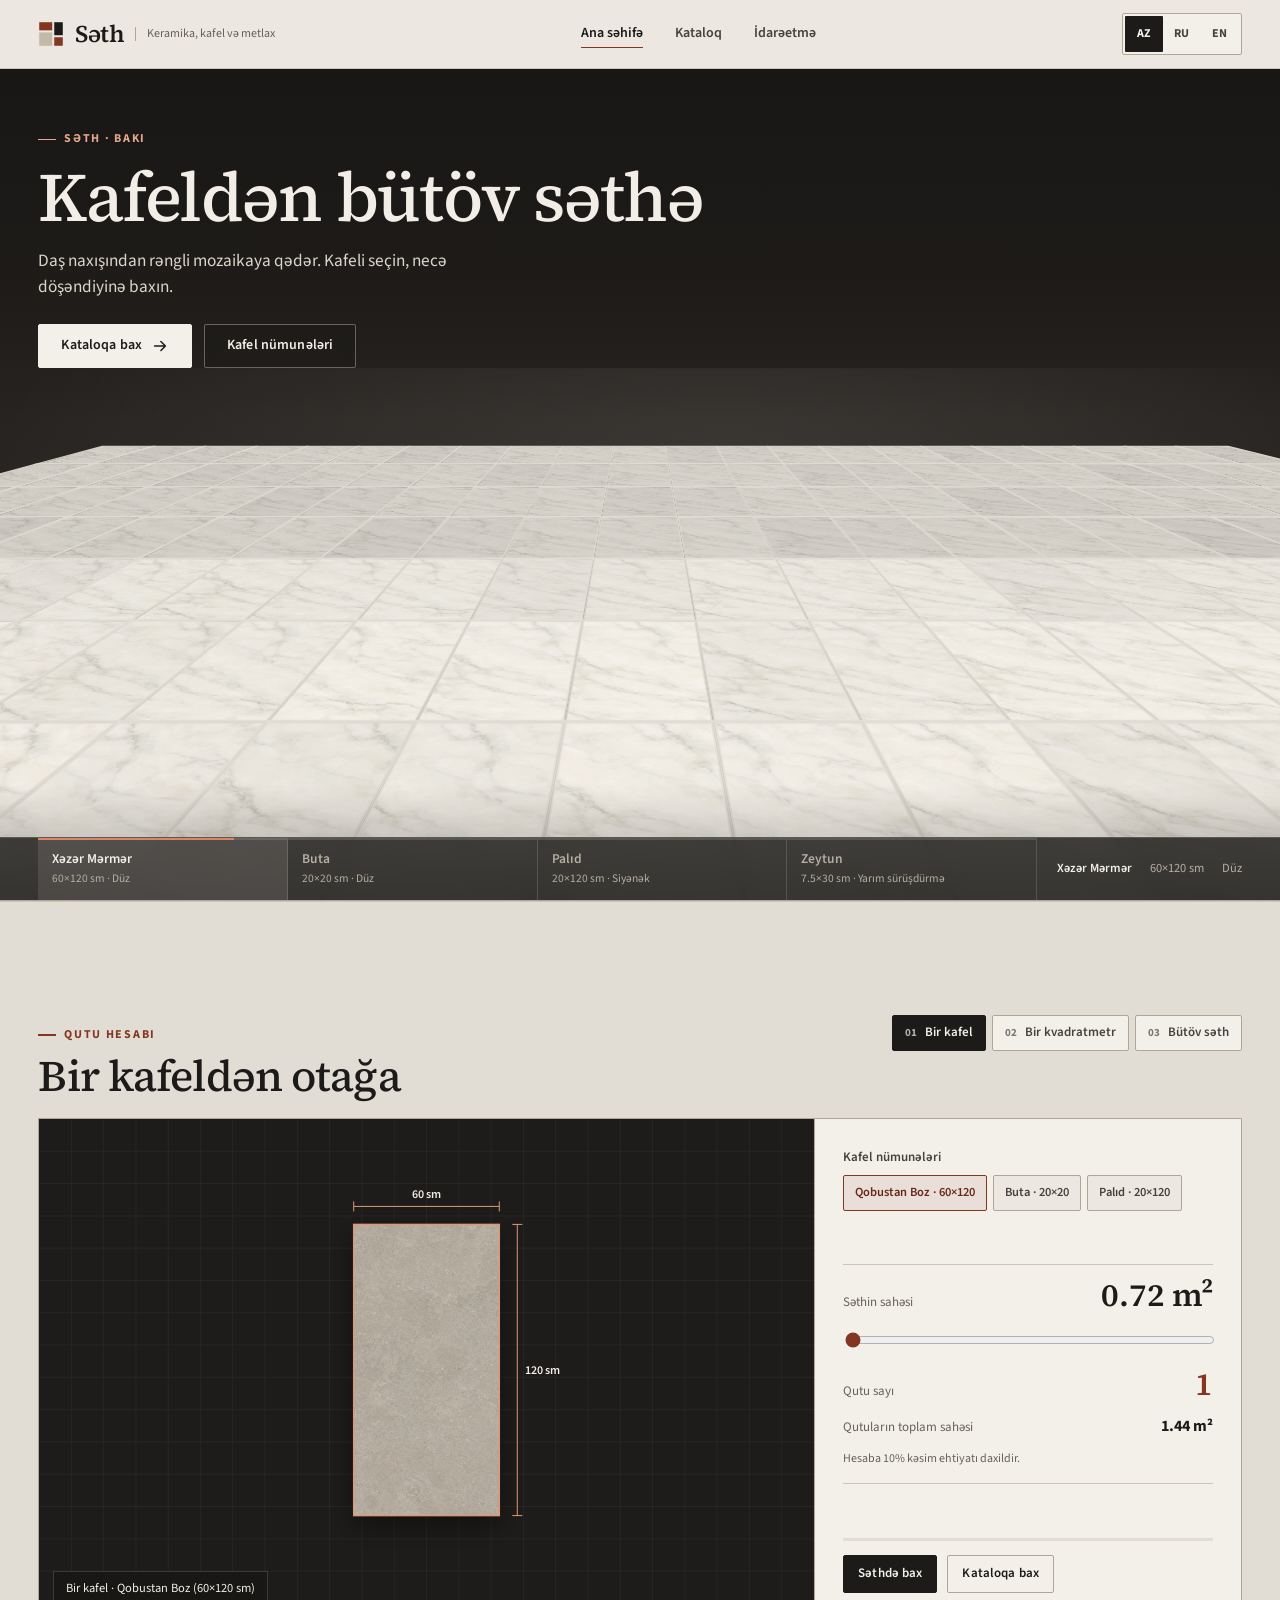
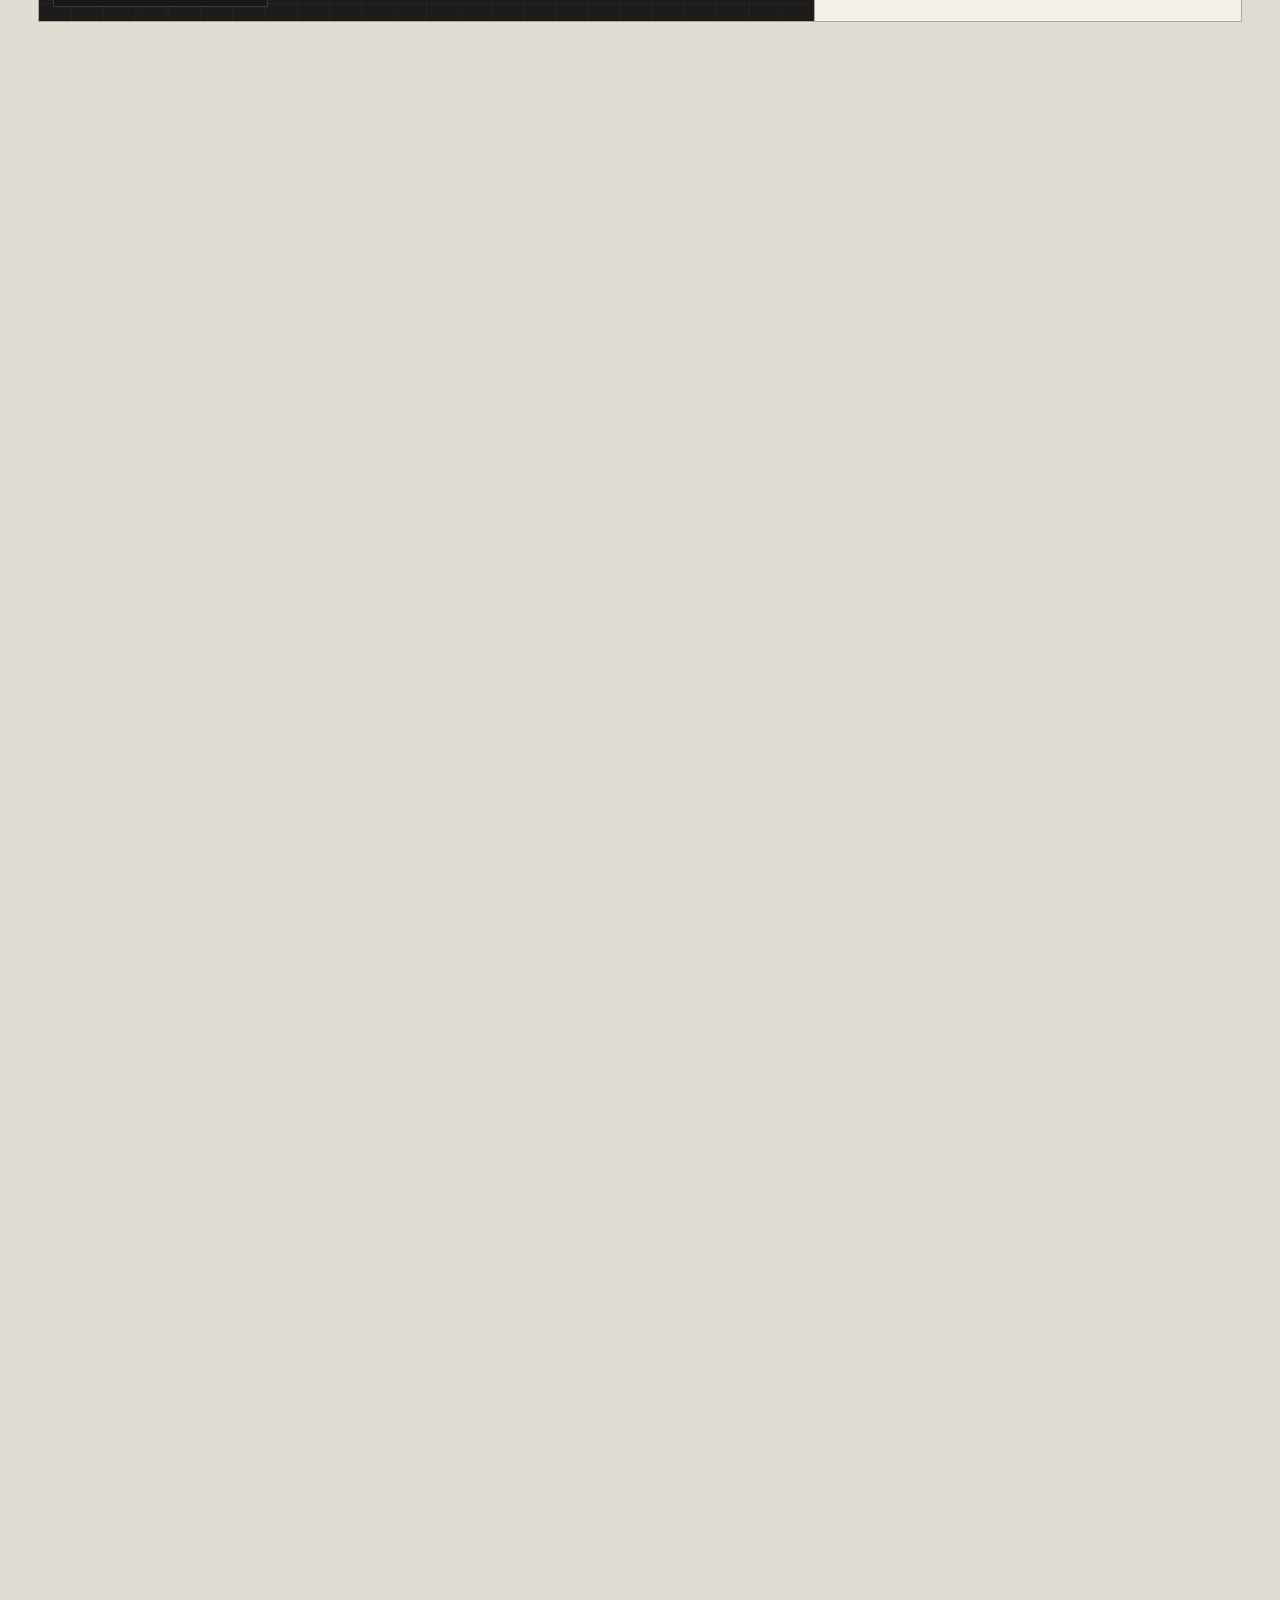
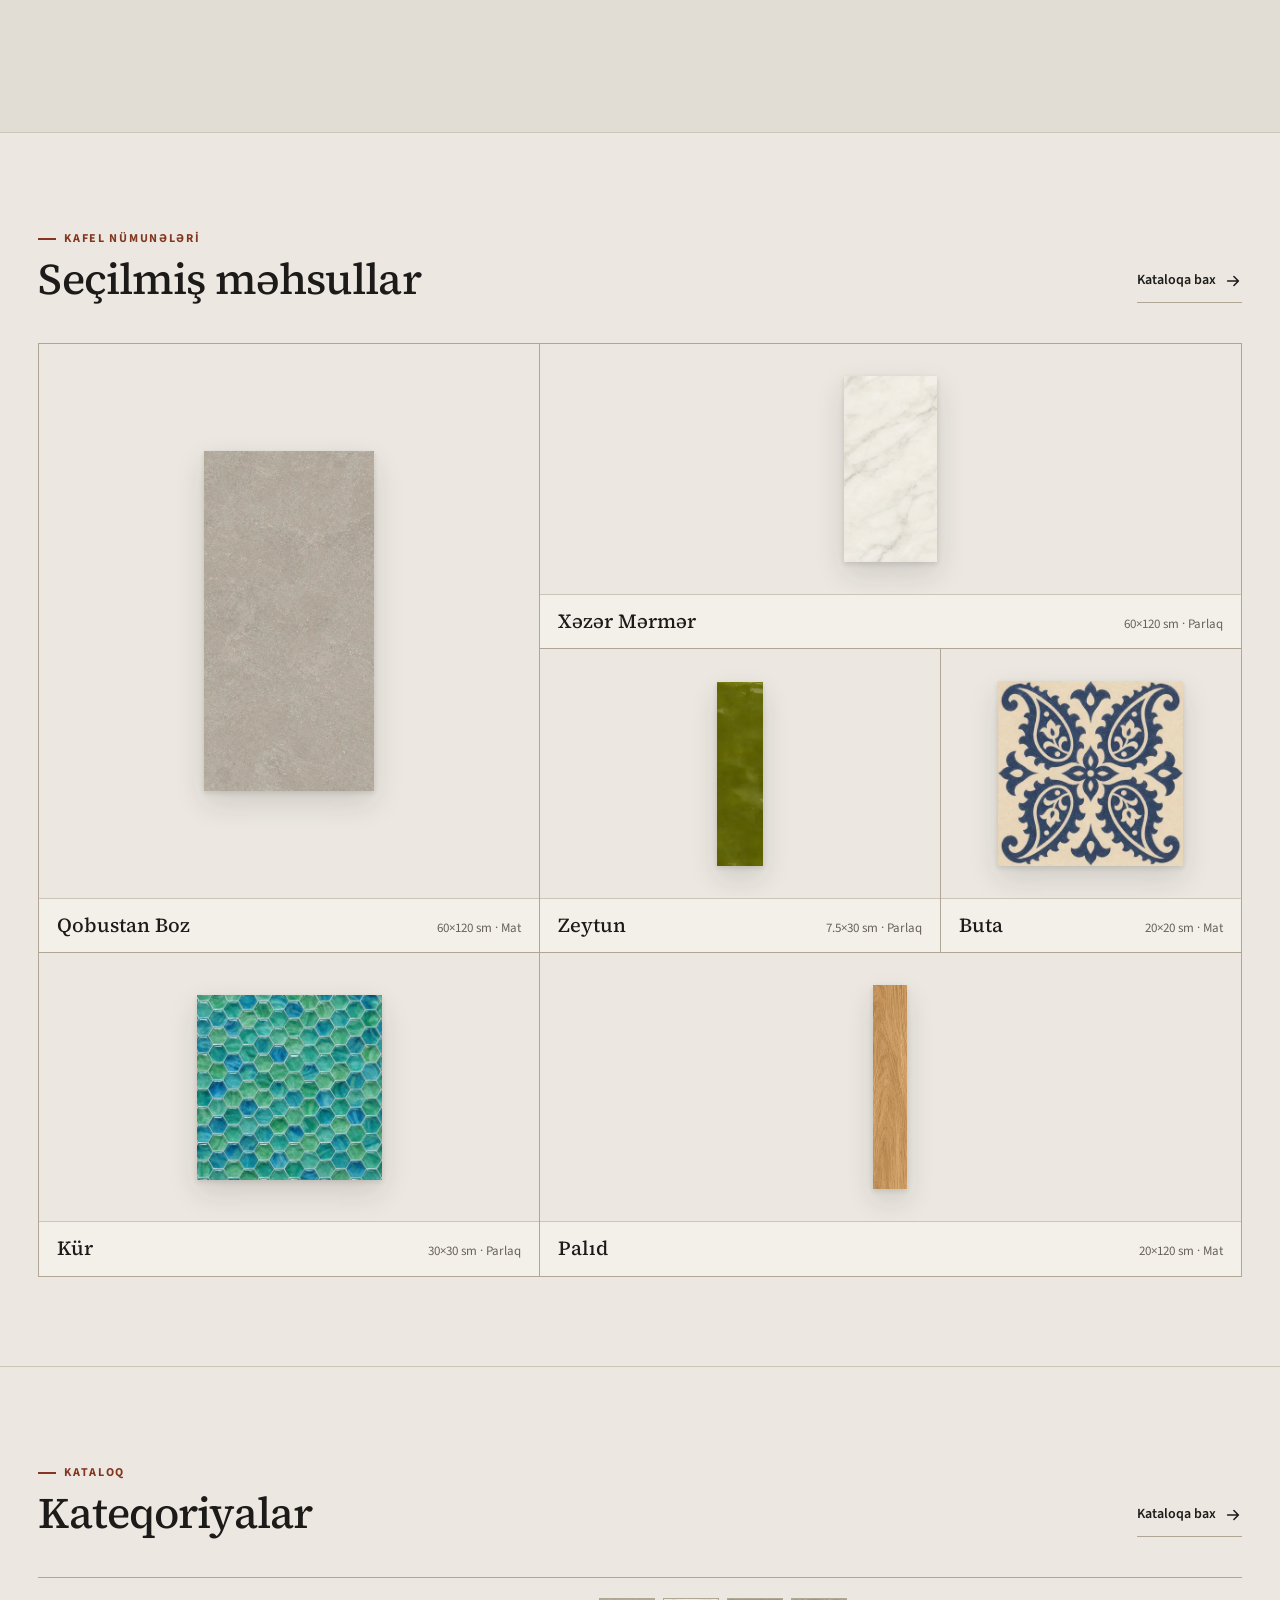
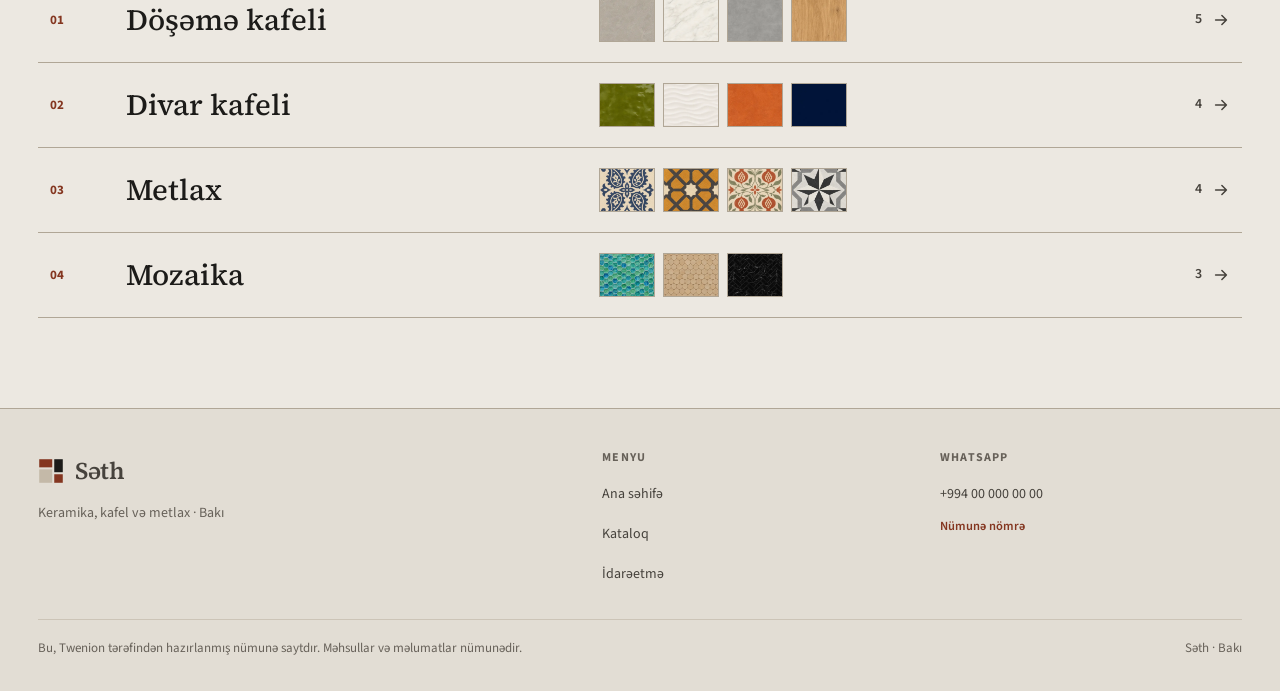
<file: index.html>
<!doctype html>
<html lang="az">
<head>
  <meta charset="utf-8">
  <meta name="viewport" content="width=device-width, initial-scale=1">
  <title>Səth — Keramika, kafel və metlax kataloqu</title>
  <meta name="description" content="Döşəmə kafeli, divar kafeli, metlax və mozaikaya baxın. Ölçü, rəng və səthə görə seçim edin.">
  <meta name="robots" content="noindex">
  <link rel="canonical" href="https://twenion.github.io/keramika-katalog-demo/">
  <meta property="og:type" content="website">
  <meta property="og:title" content="Səth — Keramika, kafel və metlax kataloqu">
  <meta property="og:description" content="Döşəmə kafeli, divar kafeli, metlax və mozaikaya baxın. Ölçü, rəng və səthə görə seçim edin.">
  <meta property="og:url" content="https://twenion.github.io/keramika-katalog-demo/">
  <meta property="og:site_name" content="Səth">
  <meta property="og:image" content="https://twenion.github.io/keramika-katalog-demo/img/og.jpg">
  <link rel="icon" type="image/svg+xml" href="img/favicon.svg">
  <link rel="stylesheet" href="css/fonts.css">
  <link rel="stylesheet" href="css/site.css">
  <script type="application/ld+json">
  {
    "@context": "https://schema.org",
    "@type": "Store",
    "name": "Səth",
    "description": "Keramika, kafel və metlax kataloqu — Bakı (nümunə sayt)",
    "url": "https://twenion.github.io/keramika-katalog-demo/",
    "address": {
      "@type": "PostalAddress",
      "addressLocality": "Bakı",
      "addressCountry": "AZ"
    }
  }
  </script>
</head>
<body>
  <a class="skip-link" href="#main">Məzmuna keç</a>
  <header class="site-header" id="site-header">
    <div class="wrap site-header__inner">
      <a class="brand" href="index.html">
        <span class="brand__name">Səth</span>
        <span class="brand__tag">Keramika, kafel və metlax</span>
      </a>
      <nav class="site-nav" aria-label="Menyu">
        <a class="site-nav__link" href="index.html" aria-current="page">Ana səhifə</a>
        <a class="site-nav__link" href="katalog/index.html">Kataloq</a>
        <a class="site-nav__link" href="admin/index.html">İdarəetmə</a>
      </nav>
    </div>
  </header>

  <main id="main">
    <!-- Signature Hero: Full-viewport perspective Hörgü tile laying -->
    <section class="hero-horgu" data-scene="hero" aria-labelledby="hero-title">
      <canvas class="hero-horgu__canvas" id="hero-canvas" aria-hidden="true"></canvas>
      <div class="hero-horgu__scrim" aria-hidden="true"></div>

      <div class="wrap hero-horgu__content">
        <div class="hero-horgu__header">
          <p class="eyebrow hero-horgu__eyebrow" id="hero-eyebrow">Səth · Bakı</p>
          <h1 class="hero-horgu__title" id="hero-title">Kafeldən bütöv səthə</h1>
          <p class="hero-horgu__sub" id="hero-sub">Daş naxışından rəngli mozaikaya qədər. Kafeli seçin, necə döşəndiyinə baxın.</p>
          <div class="hero-horgu__actions">
            <a class="btn hero-horgu__cta" id="hero-cta" href="katalog/index.html">Kataloqa bax</a>
            <a class="btn hero-horgu__ghost" id="hero-samples-link" href="#featured">Kafel nümunələri</a>
          </div>
        </div>
      </div>

      <div class="hero-dock">
        <div class="wrap hero-dock__inner">
          <div class="hero-dock__tabs" id="hero-tabs" role="group" aria-label="Kafel nümunələri"></div>
          <div class="hero-dock__readout" id="hero-readout" aria-live="polite"></div>
        </div>
      </div>
    </section>

    <!-- Scroll-driven sequence: Bir kafeldən otağa -->
    <section class="scroll-seq" data-scene="sequence" aria-labelledby="seq-title">
      <div class="scroll-seq__track" id="seq-track">
        <div class="scroll-seq__sticky">
          <div class="wrap">
            <div class="scroll-seq__top">
              <div>
                <p class="eyebrow" id="seq-eyebrow">Qutu hesabı</p>
                <h2 class="section__title" id="seq-title">Bir kafeldən otağa</h2>
              </div>
              <div class="scroll-seq__steps" id="seq-steps" aria-label="Mərhələlər">
                <button type="button" class="seq-step is-active" data-step="0"><span class="seq-step__num">01</span><span id="seq-lbl-0">Bir kafel</span></button>
                <button type="button" class="seq-step" data-step="1"><span class="seq-step__num">02</span><span id="seq-lbl-1">Bir kvadratmetr</span></button>
                <button type="button" class="seq-step" data-step="2"><span class="seq-step__num">03</span><span id="seq-lbl-2">Bütöv səth</span></button>
              </div>
            </div>

            <div class="scroll-seq__stage">
              <div class="seq-canvas-wrap">
                <canvas class="seq-canvas" id="seq-canvas" aria-hidden="true"></canvas>
                <div class="seq-overlay-badge" id="seq-badge"></div>
              </div>
              <aside class="seq-panel">
                <div>
                  <p class="field-label" id="seq-picker-label" style="margin-bottom:8px;">Kafel nümunələri</p>
                  <div class="seq-panel__tile-picker" id="seq-tile-picker"></div>
                </div>

                <div class="seq-meter">
                  <div class="seq-meter__row">
                    <label class="seq-meter__label" for="seq-area-range" id="seq-area-label">Səthin sahəsi</label>
                    <span class="seq-meter__val" id="seq-area-val">18 m²</span>
                  </div>
                  <input class="seq-range" id="seq-area-range" type="range" min="1" max="60" step="1" value="18">
                  <div class="seq-meter__row">
                    <span class="seq-meter__label" id="seq-boxes-label">Qutu sayı</span>
                    <span class="seq-meter__val seq-meter__val--accent" id="seq-boxes-val">14</span>
                  </div>
                  <div class="seq-meter__row">
                    <span class="seq-meter__label" id="seq-total-label">Qutuların toplam sahəsi</span>
                    <strong class="tabular" id="seq-total-val">20.16 m²</strong>
                  </div>
                  <p class="field-hint" id="seq-reserve-note">Hesaba 10% kəsim ehtiyatı daxildir.</p>
                </div>

                <div>
                  <div class="seq-progress-bar" aria-hidden="true"><div class="seq-progress-bar__fill" id="seq-progress-fill"></div></div>
                  <div style="margin-top:14px;display:flex;flex-wrap:wrap;gap:10px;">
                    <a class="btn btn--ink btn--sm" id="seq-open-tile" href="mehsul/index.html?id=qobustan-boz">Səthdə bax</a>
                    <a class="btn btn--outline btn--sm" id="seq-to-catalog" href="katalog/index.html">Kataloqa bax</a>
                  </div>
                </div>
              </aside>
            </div>
          </div>
        </div>
      </div>
    </section>

    <!-- Asymmetric Editorial Featured Sample Board -->
    <section class="section" id="featured" data-scene="featured" aria-labelledby="featured-title">
      <div class="wrap">
        <div class="section__head">
          <div>
            <p class="eyebrow" id="featured-eyebrow">Kafel nümunələri</p>
            <h2 class="section__title" id="featured-title">Seçilmiş məhsullar</h2>
          </div>
          <a class="section__link" id="featured-all-link" href="katalog/index.html">Kataloqa bax</a>
        </div>
        <div class="specimen-board" id="featured-board">
          <noscript><p style="padding:24px;">Kataloqa baxmaq üçün <a href="katalog/index.html">kataloq səhifəsinə</a> keçin.</p></noscript>
        </div>
      </div>
    </section>

    <!-- Architectural Category Ledger -->
    <section class="section" id="categories" data-scene="categories" aria-labelledby="categories-title">
      <div class="wrap">
        <div class="section__head">
          <div>
            <p class="eyebrow" id="categories-eyebrow">Kataloq</p>
            <h2 class="section__title" id="categories-title">Kateqoriyalar</h2>
          </div>
          <a class="section__link" id="categories-catalog-link" href="katalog/">Kataloqa bax</a>
        </div>
        <div class="cat-ledger" id="category-ledger"></div>
      </div>
    </section>
  </main>

  <footer class="site-footer" id="site-footer">
    <div class="wrap">
      <div class="footer-bottom">
        <p>Bu, Twenion tərəfindən hazırlanmış nümunə saytdır. Məhsullar və məlumatlar nümunədir.</p>
        <span>Səth · Bakı</span>
      </div>
    </div>
  </footer>

  <script type="module" src="js/ui/home.js"></script>
</body>
</html>
</file>
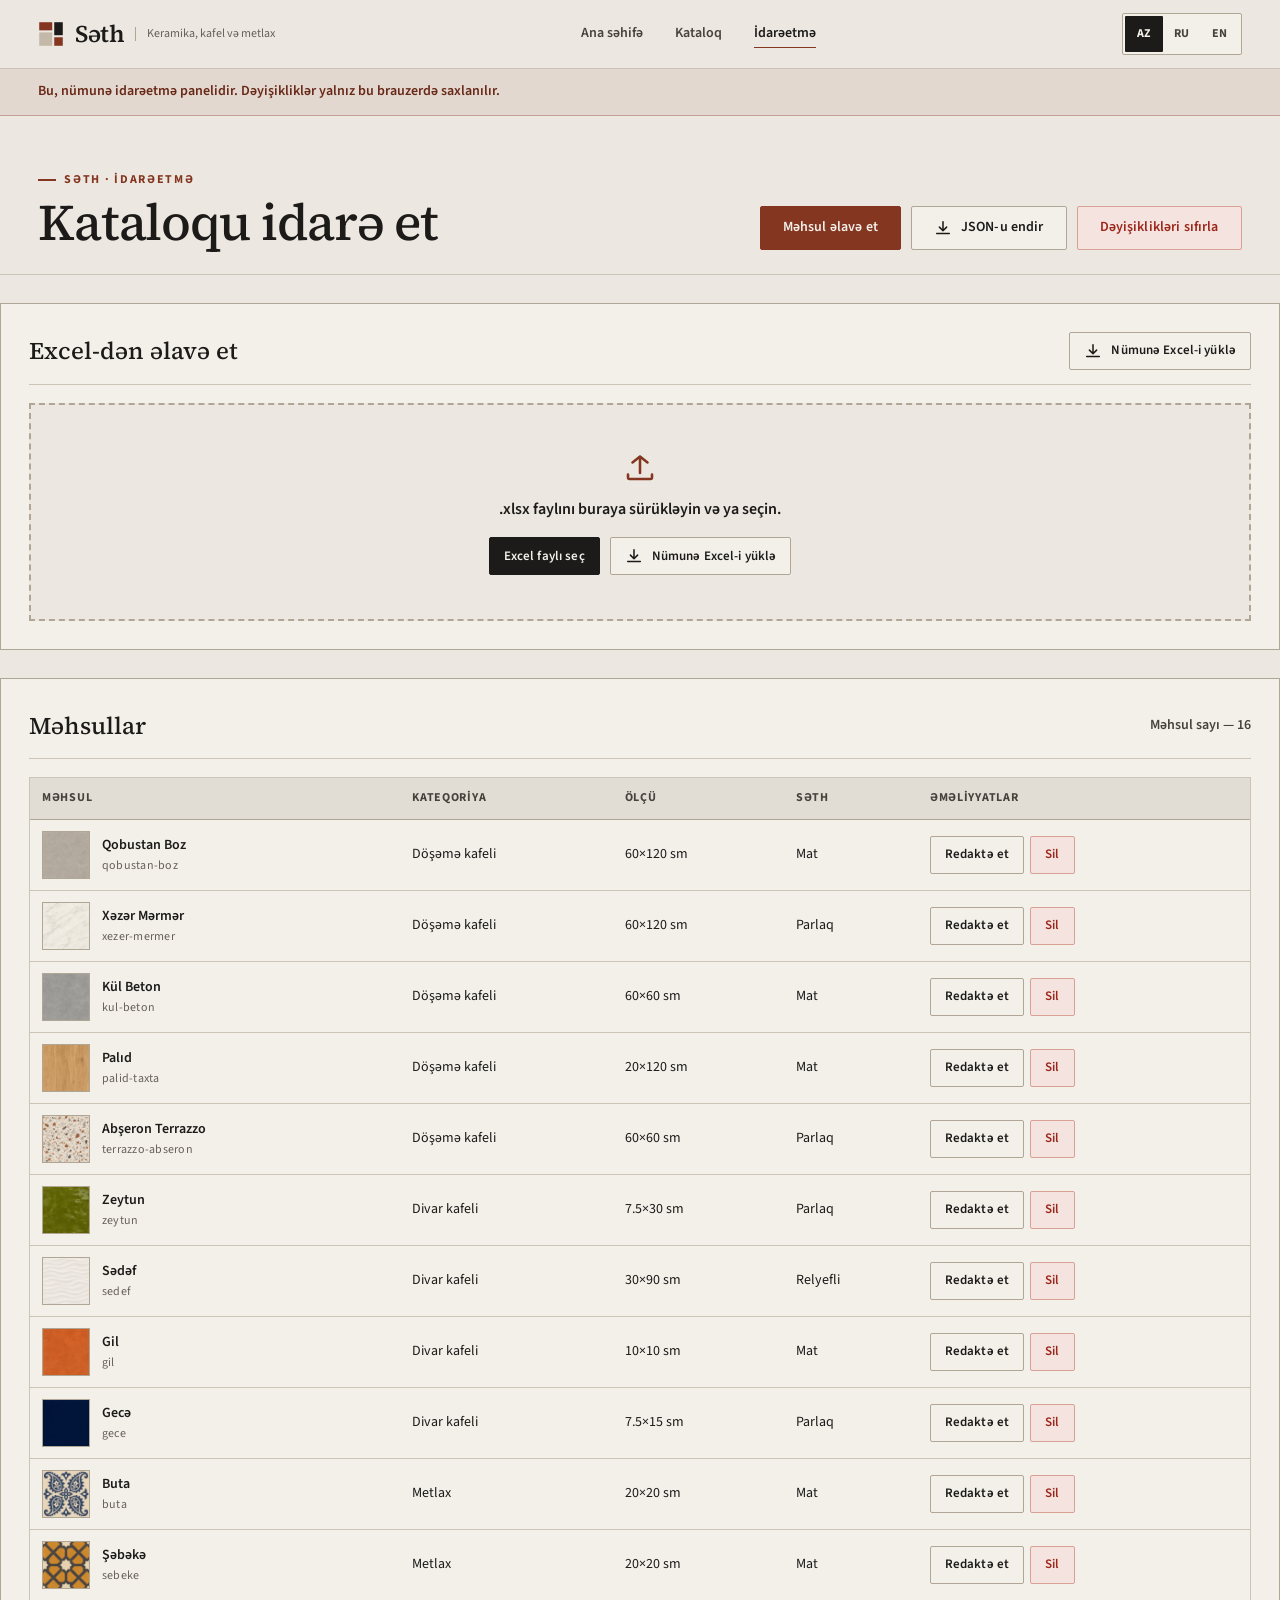
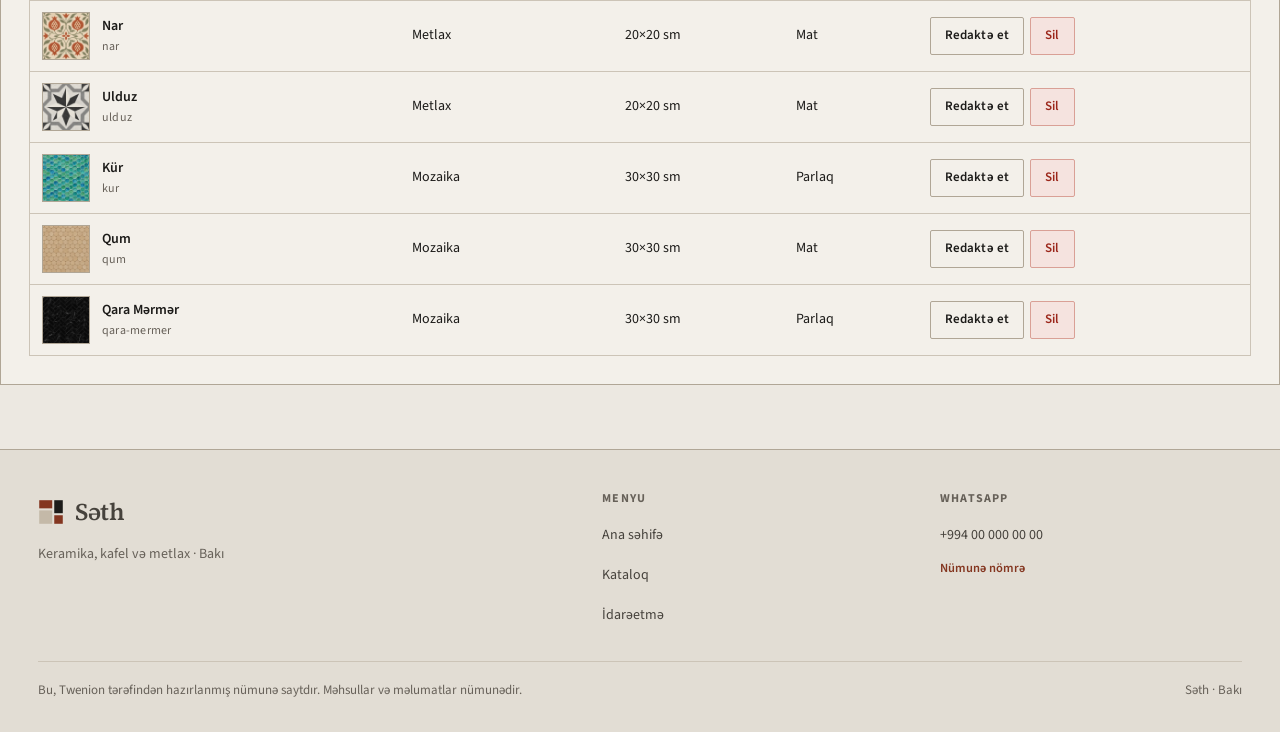
<file: admin/index.html>
<!doctype html>
<html lang="az">
<head>
  <meta charset="utf-8">
  <meta name="viewport" content="width=device-width, initial-scale=1">
  <title>Kataloqu idarə et — Səth</title>
  <meta name="description" content="Məhsul əlavə edin, redaktə edin və ya Excel faylından toplu idxal edin.">
  <meta name="robots" content="noindex">
  <link rel="canonical" href="https://twenion.github.io/keramika-katalog-demo/admin/">
  <link rel="icon" type="image/svg+xml" href="../img/favicon.svg">
  <link rel="stylesheet" href="../css/fonts.css">
  <link rel="stylesheet" href="../css/site.css">
</head>
<body>
  <a class="skip-link" href="#main">Məzmuna keç</a>
  <header class="site-header" id="site-header">
    <div class="wrap site-header__inner">
      <a class="brand" href="../index.html"><span class="brand__name">Səth</span></a>
      <nav class="site-nav" aria-label="Menyu">
        <a class="site-nav__link" href="../index.html">Ana səhifə</a>
        <a class="site-nav__link" href="../katalog/index.html">Kataloq</a>
        <a class="site-nav__link" href="index.html" aria-current="page">İdarəetmə</a>
      </nav>
    </div>
  </header>

  <div class="demo-banner" role="note">
    <div class="wrap demo-banner__inner">
      <span id="admin-notice">Bu, nümunə idarəetmə panelidir. Dəyişikliklər yalnız bu brauzerdə saxlanılır.</span>
    </div>
  </div>

  <main id="main">
    <section class="page-head">
      <div class="wrap page-head__row">
        <div>
          <p class="eyebrow" id="admin-eyebrow">Səth · İdarəetmə</p>
          <h1 class="page-head__title" id="admin-title">Kataloqu idarə et</h1>
        </div>
        <div class="admin-actions">
          <button type="button" class="btn btn--primary" id="btn-new-product">Məhsul əlavə et</button>
          <button type="button" class="btn btn--outline" id="btn-export-json">JSON-u endir</button>
          <button type="button" class="btn btn--danger" id="btn-reset-overlay">Dəyişiklikləri sıfırla</button>
        </div>
      </div>
      <div class="wrap">
        <div class="admin-status" id="admin-status" hidden role="status" aria-live="polite"></div>
      </div>
    </section>

    <div class="wrap admin-grid">
      <!-- 1. Excel Drag-and-Drop Bulk Import -->
      <section class="admin-panel" id="excel-section" aria-labelledby="excel-title">
        <div class="admin-panel__head">
          <h2 class="admin-panel__title" id="excel-title">Excel-dən əlavə et</h2>
          <a class="btn btn--outline btn--sm" id="excel-sample-link" href="../data/numune.xlsx" download="numune.xlsx">Nümunə Excel-i yüklə</a>
        </div>

        <div class="drop-zone" id="excel-drop-zone">
          <div id="excel-drop-icon" aria-hidden="true"></div>
          <p class="drop-zone__text" id="excel-drop-text">.xlsx faylını buraya sürükləyin və ya seçin.</p>
          <div class="drop-zone__btns">
            <label class="btn btn--ink btn--sm" for="excel-file-input" id="excel-choose-btn">Excel faylı seç</label>
            <input class="sr-only" id="excel-file-input" type="file" accept=".xlsx,application/vnd.openxmlformats-officedocument.spreadsheetml.sheet">
            <a class="btn btn--outline btn--sm" id="excel-sample-link-2" href="../data/numune.xlsx" download="numune.xlsx">Nümunə Excel-i yüklə</a>
          </div>
        </div>

        <div class="excel-preview" id="excel-preview" hidden></div>
      </section>

      <!-- 2. Add / Edit Product Form -->
      <section class="admin-panel" id="form-section" hidden aria-labelledby="form-title">
        <div class="admin-panel__head">
          <h2 class="admin-panel__title" id="form-title">Məhsul əlavə et</h2>
          <button type="button" class="btn btn--ghost btn--sm" id="form-close-btn">Bağla</button>
        </div>
        <form id="product-form" novalidate></form>
      </section>

      <!-- 3. Product Catalogue Table -->
      <section class="admin-panel" aria-labelledby="products-list-title">
        <div class="admin-panel__head">
          <h2 class="admin-panel__title" id="products-list-title">Məhsullar</h2>
          <span class="result-count" id="admin-count"></span>
        </div>
        <div id="products-table-wrap"></div>
      </section>
    </div>
  </main>

  <footer class="site-footer" id="site-footer">
    <div class="wrap">
      <div class="footer-bottom">
        <p>Bu, Twenion tərəfindən hazırlanmış nümunə saytdır. Məhsullar və məlumatlar nümunədir.</p>
        <span>Səth · Bakı</span>
      </div>
    </div>
  </footer>

  <script type="module" src="../js/ui/admin-page.js"></script>
</body>
</html>
</file>
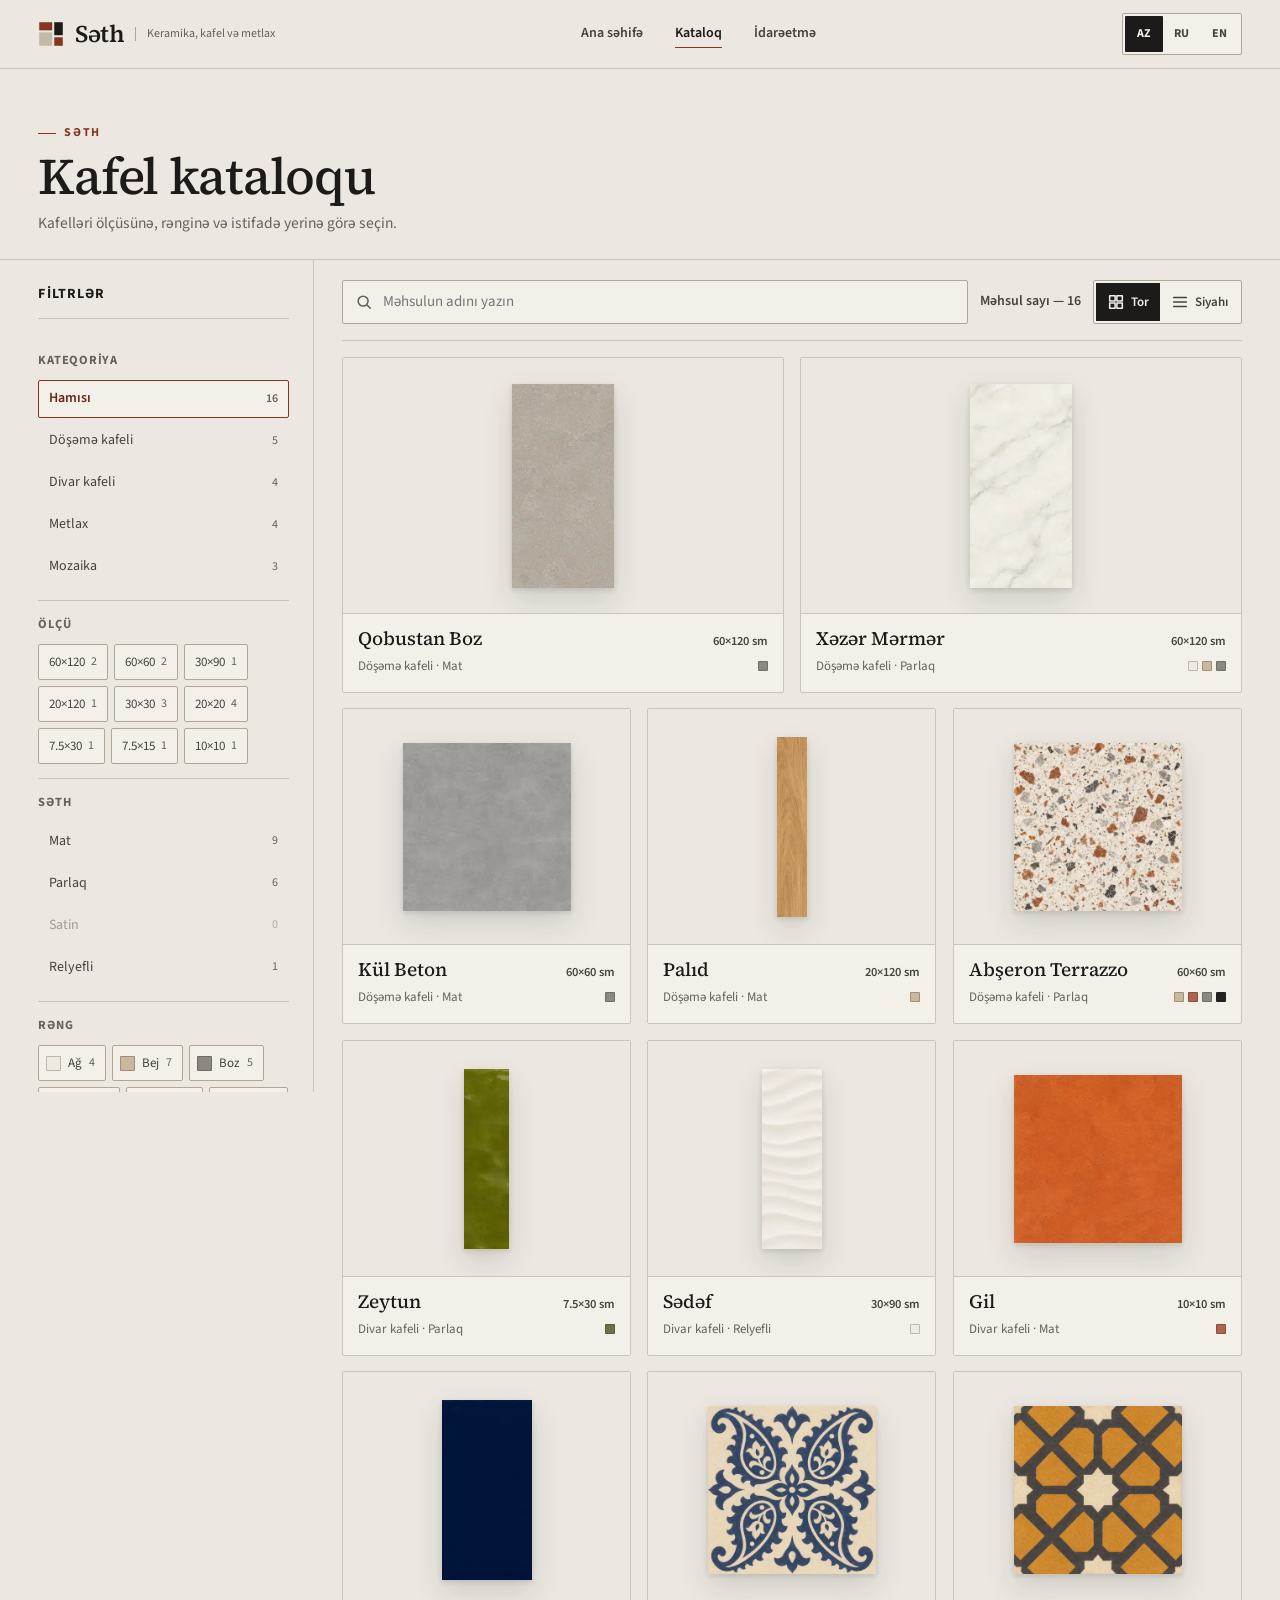
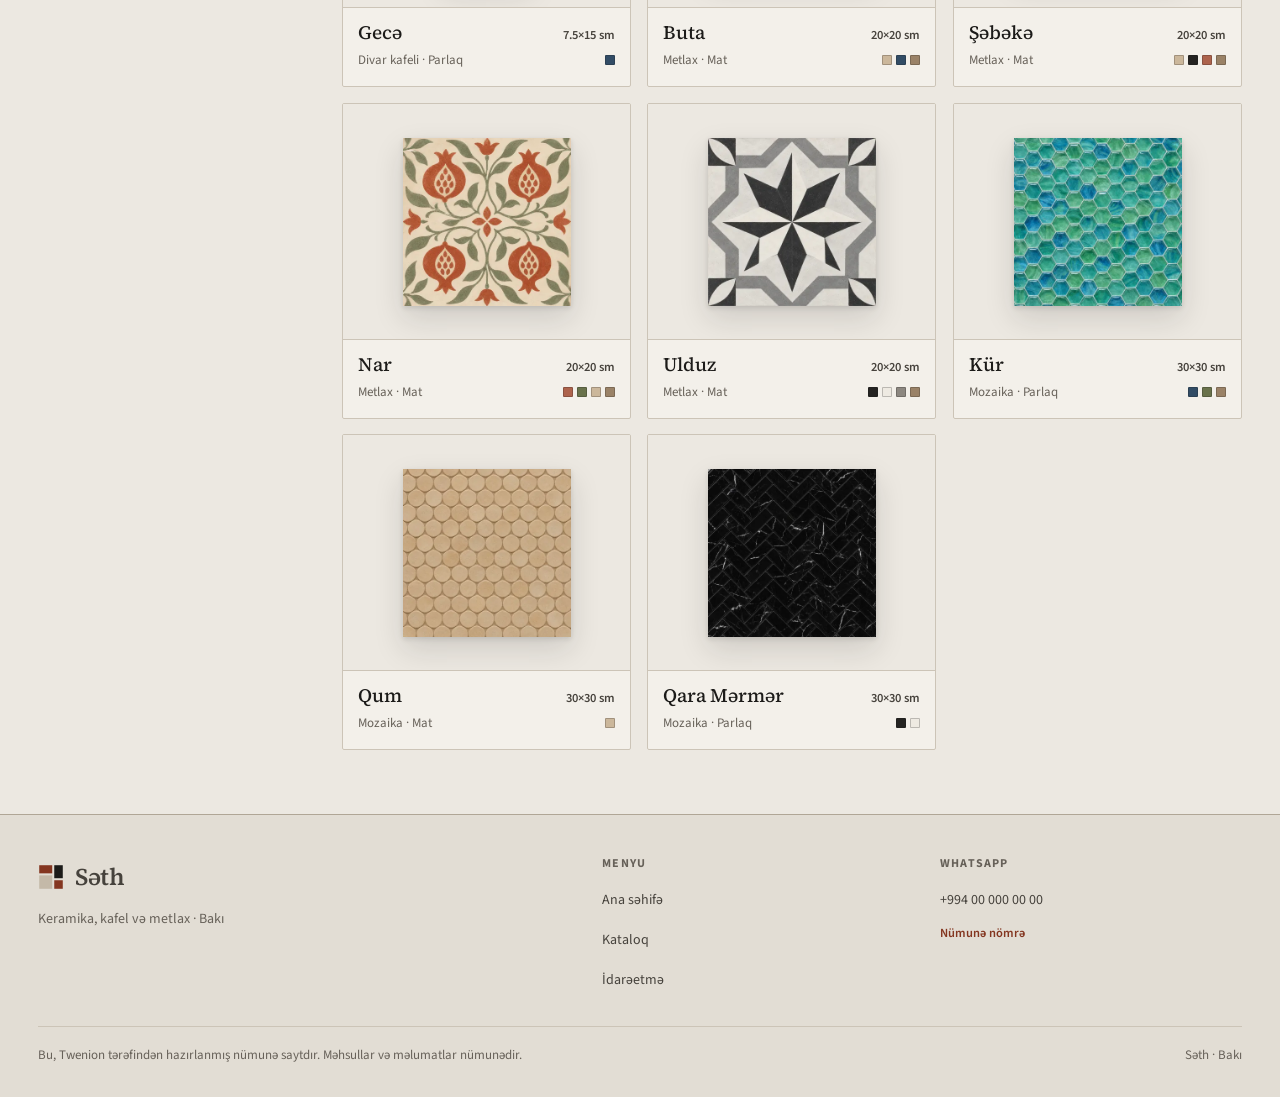
<file: katalog/index.html>
<!doctype html>
<html lang="az">
<head>
  <meta charset="utf-8">
  <meta name="viewport" content="width=device-width, initial-scale=1">
  <title>Kafel kataloqu — Səth</title>
  <meta name="description" content="Kafelləri ölçüsünə, rənginə və istifadə yerinə görə seçin.">
  <meta name="robots" content="noindex">
  <link rel="canonical" href="https://twenion.github.io/keramika-katalog-demo/katalog/">
  <meta property="og:type" content="website">
  <meta property="og:title" content="Kafel kataloqu — Səth">
  <meta property="og:description" content="Kafelləri ölçüsünə, rənginə və istifadə yerinə görə seçin.">
  <link rel="icon" type="image/svg+xml" href="../img/favicon.svg">
  <link rel="stylesheet" href="../css/fonts.css">
  <link rel="stylesheet" href="../css/site.css">
</head>
<body>
  <a class="skip-link" href="#main">Məzmuna keç</a>
  <header class="site-header" id="site-header">
    <div class="wrap site-header__inner">
      <a class="brand" href="../index.html"><span class="brand__name">Səth</span></a>
      <nav class="site-nav" aria-label="Menyu">
        <a class="site-nav__link" href="../index.html">Ana səhifə</a>
        <a class="site-nav__link" href="index.html" aria-current="page">Kataloq</a>
        <a class="site-nav__link" href="../admin/index.html">İdarəetmə</a>
      </nav>
    </div>
  </header>

  <main id="main">
    <section class="page-head">
      <div class="wrap page-head__row">
        <div>
          <p class="eyebrow" id="cat-eyebrow">Səth</p>
          <h1 class="page-head__title" id="cat-title">Kafel kataloqu</h1>
          <p class="page-head__sub" id="cat-sub">Kafelləri ölçüsünə, rənginə və istifadə yerinə görə seçin.</p>
        </div>
      </div>
    </section>

    <div class="wrap catalog-shell">
      <aside class="filter-rail" id="filter-rail" aria-label="Filtrlər">
        <div class="filter-rail__head">
          <h2 class="filter-rail__title" id="filters-heading">Filtrlər</h2>
          <div style="display:flex;gap:6px;align-items:center;">
            <button type="button" class="btn btn--ghost btn--sm" id="clear-filters-rail">Filtrləri sıfırla</button>
            <button type="button" class="btn btn--outline btn--sm filter-drawer-close" id="close-filters" aria-label="Bağla">×</button>
          </div>
        </div>
        <div id="facets-container"></div>
        <div class="filter-drawer-foot">
          <button type="button" class="btn btn--outline" id="clear-filters-drawer">Filtrləri sıfırla</button>
          <button type="button" class="btn btn--ink" id="apply-filters-drawer">Nəticələrə bax</button>
        </div>
      </aside>

      <section class="catalog-main" aria-labelledby="cat-title">
        <div class="catalog-bar">
          <div class="search-box">
            <span class="search-box__icon" id="search-icon" aria-hidden="true"></span>
            <label class="sr-only" for="catalog-search" id="search-label">Məhsul axtar</label>
            <input class="search-box__input" id="catalog-search" type="search" autocomplete="off" placeholder="Məhsulun adını yazın">
            <button type="button" class="search-box__clear" id="search-clear" hidden aria-label="Təmizlə">×</button>
          </div>

          <button type="button" class="btn btn--outline mobile-filter-btn" id="open-filters">
            <span id="open-filters-label">Filtrləri aç</span>
          </button>

          <div class="catalog-bar__meta">
            <p class="result-count" id="result-count" aria-live="polite"></p>
            <div class="view-toggle" role="group" id="view-toggle" aria-label="Görünüş">
              <button type="button" class="view-toggle__btn" data-view="grid" aria-pressed="true" id="view-grid-btn">Tor</button>
              <button type="button" class="view-toggle__btn" data-view="list" aria-pressed="false" id="view-list-btn">Siyahı</button>
            </div>
          </div>
        </div>

        <div class="active-filters" id="active-filters" hidden></div>
        <div class="catalog-grid" id="catalog-grid">
          <noscript><p>Kataloqu filtrləmək üçün brauzerdə JavaScript aktiv olmalıdır.</p></noscript>
        </div>
      </section>
    </div>
  </main>

  <footer class="site-footer" id="site-footer">
    <div class="wrap">
      <div class="footer-bottom">
        <p>Bu, Twenion tərəfindən hazırlanmış nümunə saytdır. Məhsullar və məlumatlar nümunədir.</p>
        <span>Səth · Bakı</span>
      </div>
    </div>
  </footer>

  <script type="module" src="../js/ui/catalog-page.js"></script>
</body>
</html>
</file>
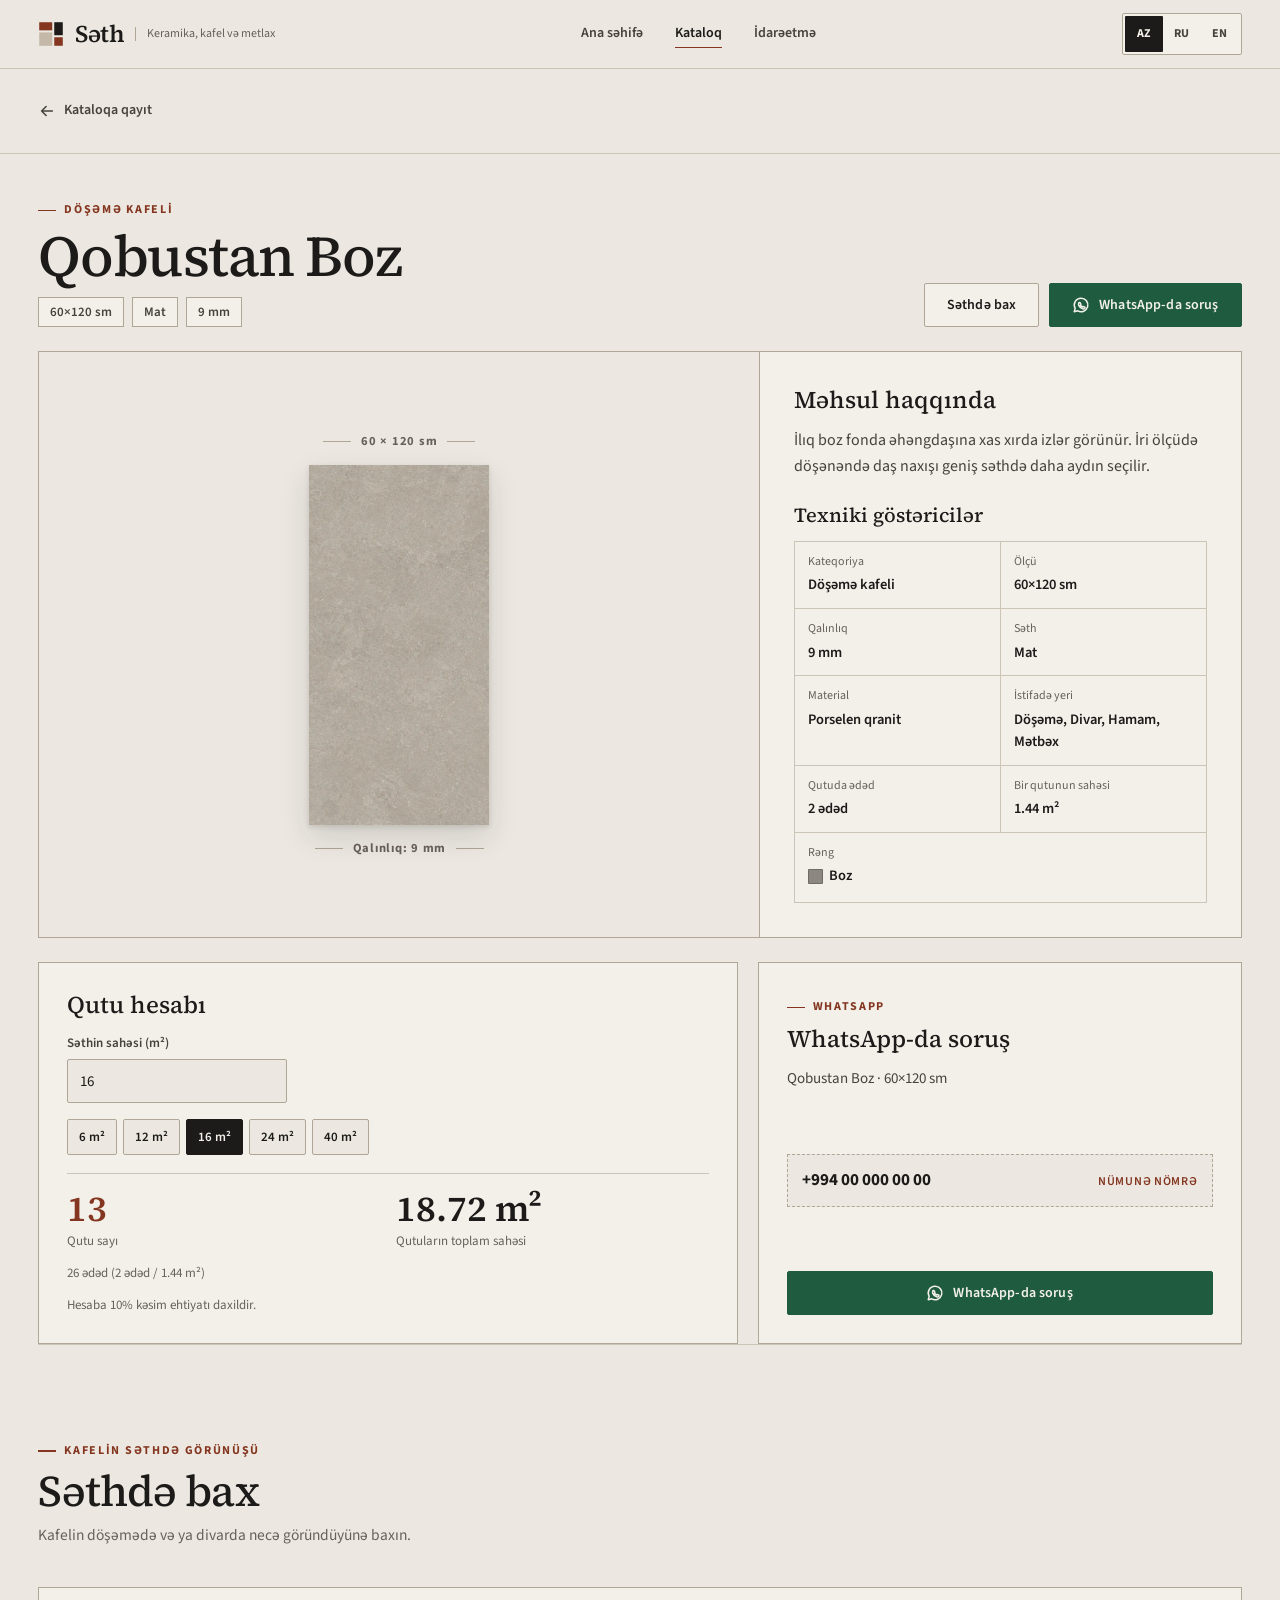
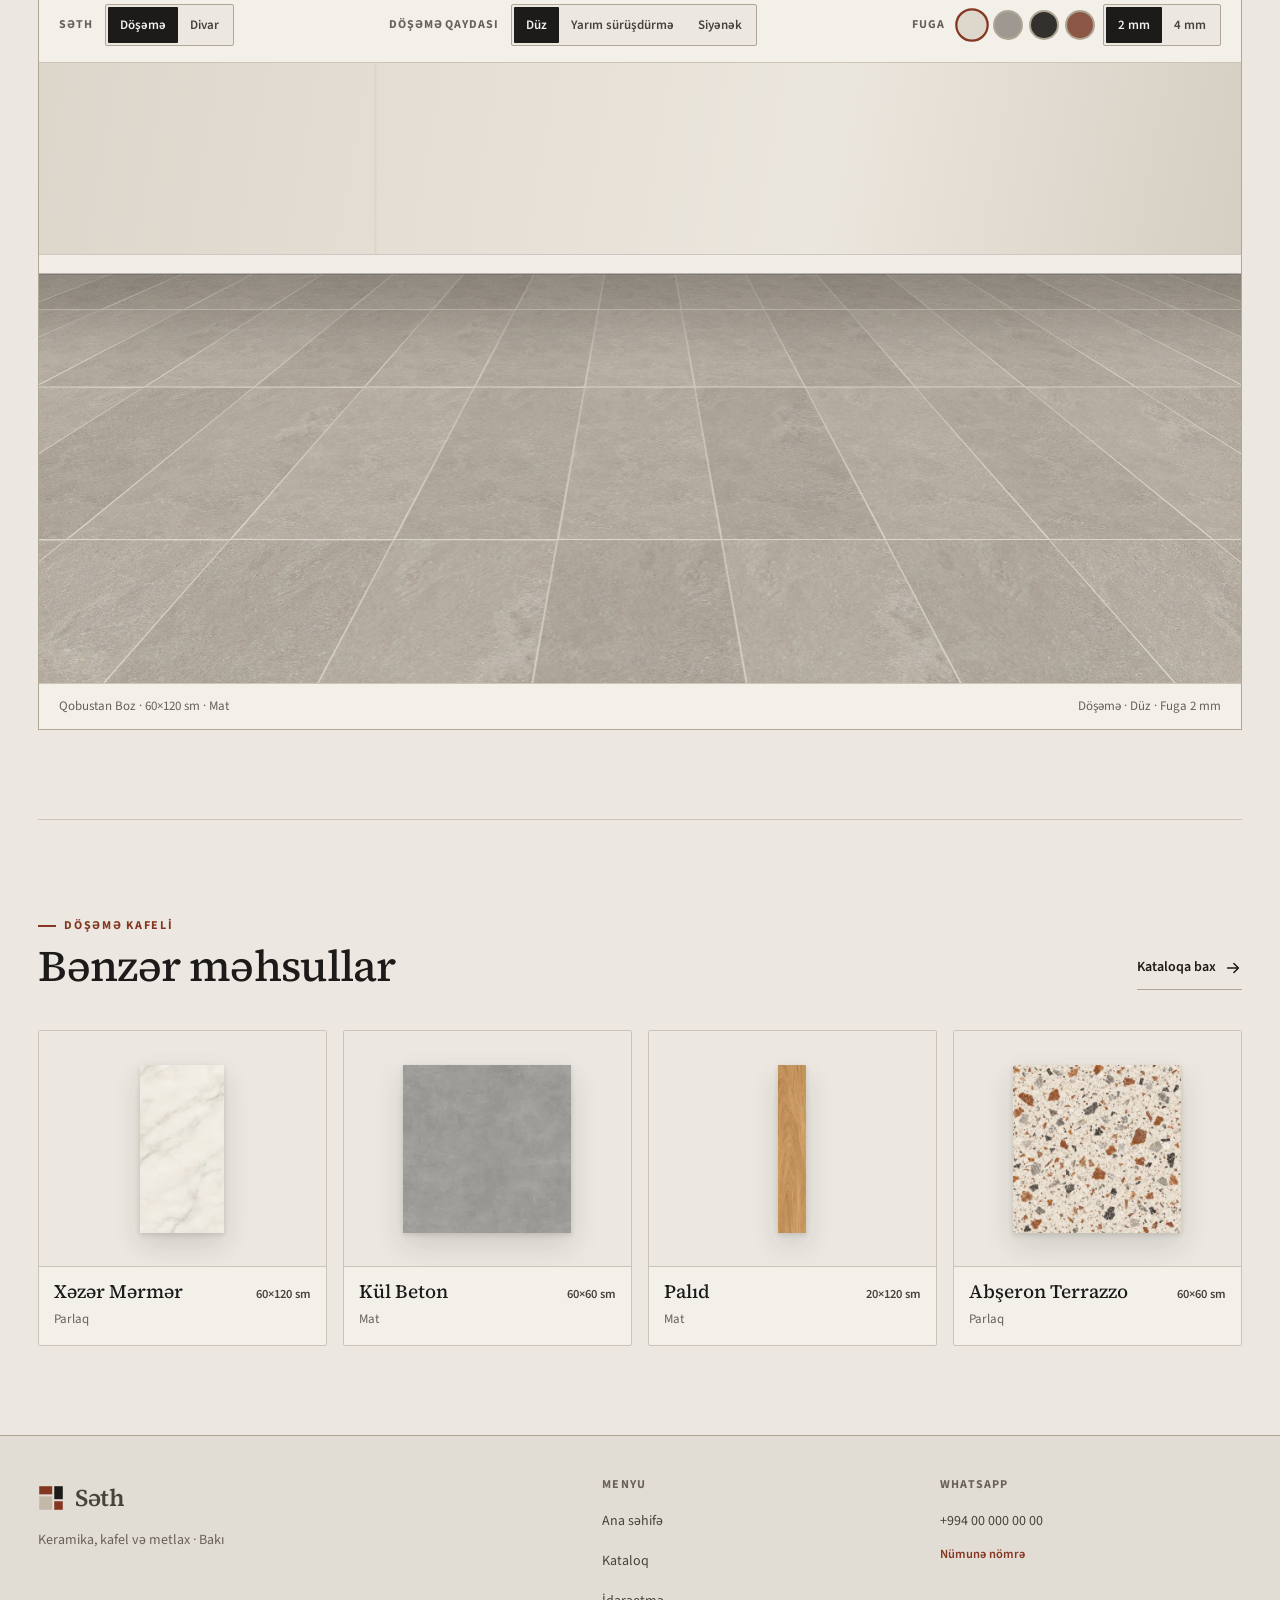
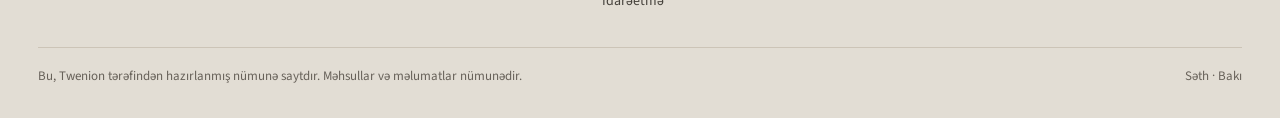
<file: mehsul/index.html>
<!doctype html>
<html lang="az">
<head>
  <meta charset="utf-8">
  <meta name="viewport" content="width=device-width, initial-scale=1">
  <title>Məhsul — Səth</title>
  <meta name="description" content="Kafelin texniki göstəriciləri, qutu hesabı və səthdə görünüşü.">
  <meta name="robots" content="noindex">
  <link rel="canonical" href="https://twenion.github.io/keramika-katalog-demo/mehsul/">
  <meta property="og:type" content="product">
  <meta property="og:title" content="Məhsul — Səth">
  <meta property="og:description" content="Kafelin texniki göstəriciləri, qutu hesabı və səthdə görünüşü.">
  <link rel="icon" type="image/svg+xml" href="../img/favicon.svg">
  <link rel="stylesheet" href="../css/fonts.css">
  <link rel="stylesheet" href="../css/site.css">
</head>
<body>
  <a class="skip-link" href="#main">Məzmuna keç</a>
  <header class="site-header" id="site-header">
    <div class="wrap site-header__inner">
      <a class="brand" href="../index.html"><span class="brand__name">Səth</span></a>
      <nav class="site-nav" aria-label="Menyu">
        <a class="site-nav__link" href="../index.html">Ana səhifə</a>
        <a class="site-nav__link" href="../katalog/index.html" aria-current="page">Kataloq</a>
        <a class="site-nav__link" href="../admin/index.html">İdarəetmə</a>
      </nav>
    </div>
  </header>

  <main id="main">
    <div class="product-topbar">
      <div class="wrap product-topbar__row">
        <a class="back-link" id="back-link" href="../katalog/index.html">← Kataloqa qayıt</a>
      </div>
    </div>

    <div class="wrap" id="product-root">
      <p style="padding:48px 0;color:var(--muted);" id="loading-msg">Yüklənir…</p>
    </div>
  </main>

  <footer class="site-footer" id="site-footer">
    <div class="wrap">
      <div class="footer-bottom">
        <p>Bu, Twenion tərəfindən hazırlanmış nümunə saytdır. Məhsullar və məlumatlar nümunədir.</p>
        <span>Səth · Bakı</span>
      </div>
    </div>
  </footer>

  <script type="module" src="../js/ui/product-page.js"></script>
</body>
</html>
</file>
<file: css/fonts.css>
/* Self-hosted OFL variable fonts: Source Serif 4 (display) + Source Sans 3 (body), latin + latin-ext (AZ) + cyrillic (RU). */

@font-face {
  font-family: "Source Serif 4";
  font-style: normal;
  font-weight: 400 700;
  font-display: swap;
  src: url("../fonts/SourceSerif4-cyrillic.woff2") format("woff2");
  unicode-range: U+0301, U+0400-045F, U+0490-0491, U+04B0-04B1, U+2116;
}

@font-face {
  font-family: "Source Serif 4";
  font-style: normal;
  font-weight: 400 700;
  font-display: swap;
  src: url("../fonts/SourceSerif4-latin-ext.woff2") format("woff2");
  unicode-range: U+0100-02BA, U+02BD-02C5, U+02C7-02CC, U+02CE-02D7, U+02DD-02FF, U+0304, U+0308, U+0329, U+1D00-1DBF, U+1E00-1E9F, U+1EF2-1EFF, U+2020, U+20A0-20AB, U+20AD-20C4, U+2113, U+2C60-2C7F, U+A720-A7FF;
}

@font-face {
  font-family: "Source Serif 4";
  font-style: normal;
  font-weight: 400 700;
  font-display: swap;
  src: url("../fonts/SourceSerif4-latin.woff2") format("woff2");
  unicode-range: U+0000-00FF, U+0131, U+0152-0153, U+02BB-02BC, U+02C6, U+02DA, U+02DC, U+0304, U+0308, U+0329, U+2000-206F, U+20AC, U+2122, U+2191, U+2193, U+2212, U+2215, U+FEFF, U+FFFD;
}

@font-face {
  font-family: "Source Sans 3";
  font-style: normal;
  font-weight: 400 700;
  font-display: swap;
  src: url("../fonts/SourceSans3-cyrillic.woff2") format("woff2");
  unicode-range: U+0301, U+0400-045F, U+0490-0491, U+04B0-04B1, U+2116;
}

@font-face {
  font-family: "Source Sans 3";
  font-style: normal;
  font-weight: 400 700;
  font-display: swap;
  src: url("../fonts/SourceSans3-latin-ext.woff2") format("woff2");
  unicode-range: U+0100-02BA, U+02BD-02C5, U+02C7-02CC, U+02CE-02D7, U+02DD-02FF, U+0304, U+0308, U+0329, U+1D00-1DBF, U+1E00-1E9F, U+1EF2-1EFF, U+2020, U+20A0-20AB, U+20AD-20C4, U+2113, U+2C60-2C7F, U+A720-A7FF;
}

@font-face {
  font-family: "Source Sans 3";
  font-style: normal;
  font-weight: 400 700;
  font-display: swap;
  src: url("../fonts/SourceSans3-latin.woff2") format("woff2");
  unicode-range: U+0000-00FF, U+0131, U+0152-0153, U+02BB-02BC, U+02C6, U+02DA, U+02DC, U+0304, U+0308, U+0329, U+2000-206F, U+20AC, U+2122, U+2191, U+2193, U+2212, U+2215, U+FEFF, U+FFFD;
}
</file>
<file: css/site.css>
/* ==========================================================================
   Səth — "Hörgü" Architectural Ceramics Design System
   Ground: Raw Lime Plaster (#ECE8E1) · Surface: Clay Slip (#F3F0EA)
   Grout Grid: #CCC4B7 · Ink: Basalt (#1C1B19) · Accent: Kiln Oxide (#843620)
   No pure #fff ground, no pink, no neon, no left-text/right-image split.
   ========================================================================== */

:root {
  color-scheme: light;
  --bg: #ECE8E1;
  --bg-deep: #E2DDD4;
  --surface: #F3F0EA;
  --surface-hover: #F7F4EE;
  --stage: #1E1C1A;
  --stage-2: #282522;
  --stage-ink: #F2EEE7;
  --stage-muted: #B6AEA2;

  --grout: #CCC4B7;
  --grout-strong: #B0A696;
  --grout-dark: rgba(242, 238, 231, 0.16);

  --ink: #1C1B19;
  --ink-2: #46423C;
  --muted: #676159;

  --accent: #843620;
  --accent-deep: #682817;
  --accent-tint: rgba(132, 54, 32, 0.09);
  --accent-border: rgba(132, 54, 32, 0.34);

  --ok: #255E43;
  --ok-bg: #E1ECE6;
  --err: #9B261A;
  --err-bg: #F5E3DF;
  --err-border: #D9A096;

  --font-display: "Source Serif 4", Georgia, "Times New Roman", serif;
  --font-body: "Source Sans 3", system-ui, -apple-system, sans-serif;

  --header-h: 68px;
  --wrap: 1360px;
  --pad: clamp(16px, 3vw, 40px);
  --radius: 2px;
  --ease: cubic-bezier(0.22, 1, 0.36, 1);
}

*, *::before, *::after { box-sizing: border-box; }

html {
  -webkit-text-size-adjust: 100%;
  text-size-adjust: 100%;
  background: var(--bg);
  color: var(--ink);
  scroll-behavior: smooth;
}

body {
  margin: 0;
  font-family: var(--font-body);
  font-size: 16px;
  line-height: 1.55;
  color: var(--ink);
  background: var(--bg);
  overflow-x: clip;
  -webkit-font-smoothing: antialiased;
}

img, svg, canvas { display: block; max-width: 100%; }
a { color: inherit; text-decoration: none; }
button, input, select, textarea { font: inherit; color: inherit; }
button { cursor: pointer; }
h1, h2, h3, h4, p, ul, ol, figure, dl, dd { margin: 0; }
ul, ol { padding: 0; list-style: none; }

.tabular { font-variant-numeric: tabular-nums; }
.sr-only {
  position: absolute;
  width: 1px;
  height: 1px;
  padding: 0;
  margin: -1px;
  overflow: hidden;
  clip: rect(0 0 0 0);
  white-space: nowrap;
  border: 0;
}
[hidden] { display: none !important; }

:focus-visible {
  outline: 2px solid var(--accent);
  outline-offset: 2px;
}

.skip-link {
  position: fixed;
  top: -80px;
  left: 16px;
  z-index: 200;
  background: var(--ink);
  color: var(--surface);
  padding: 12px 18px;
  font-weight: 600;
  border-radius: var(--radius);
  transition: top 0.2s var(--ease);
}
.skip-link:focus { top: 12px; }

.wrap {
  width: 100%;
  max-width: var(--wrap);
  margin: 0 auto;
  padding-inline: var(--pad);
}

/* ==========================================================================
   Header & Navigation
   ========================================================================== */

.site-header {
  position: sticky;
  top: 0;
  z-index: 90;
  background: rgba(236, 232, 225, 0.94);
  backdrop-filter: blur(10px);
  border-bottom: 1px solid var(--grout);
}

.site-header__inner {
  display: flex;
  align-items: center;
  justify-content: space-between;
  gap: 16px;
  min-height: var(--header-h);
}

.brand {
  display: inline-flex;
  align-items: center;
  gap: 11px;
  padding: 8px 0;
  min-height: 44px;
  flex-shrink: 0;
}

.brand__mark {
  width: 26px;
  height: 26px;
  flex-shrink: 0;
  transition: transform 0.45s var(--ease);
}
.brand:hover .brand__mark { transform: rotate(90deg); }

.brand__name {
  font-family: var(--font-display);
  font-size: 24px;
  font-weight: 600;
  letter-spacing: -0.02em;
  line-height: 1;
}

.brand__tag {
  font-size: 12px;
  color: var(--muted);
  border-left: 1px solid var(--grout-strong);
  padding-left: 11px;
  line-height: 1.2;
  display: none;
}
@media (min-width: 960px) {
  .brand__tag { display: inline-block; }
}

.site-nav {
  display: flex;
  align-items: center;
  gap: 4px;
}

.site-nav__link {
  position: relative;
  display: inline-flex;
  align-items: center;
  min-height: 44px;
  padding: 0 14px;
  font-size: 14px;
  font-weight: 600;
  color: var(--ink-2);
  transition: color 0.2s var(--ease);
}

.site-nav__link::after {
  content: "";
  position: absolute;
  left: 14px;
  right: 14px;
  bottom: 8px;
  height: 1.5px;
  background: var(--accent);
  transform: scaleX(0);
  transform-origin: left;
  transition: transform 0.3s var(--ease);
}

.site-nav__link:hover,
.site-nav__link[aria-current="page"] {
  color: var(--ink);
}
.site-nav__link:hover::after,
.site-nav__link[aria-current="page"]::after {
  transform: scaleX(1);
}

.header-controls {
  display: flex;
  align-items: center;
  gap: 10px;
}

.lang-switch {
  display: inline-flex;
  align-items: center;
  border: 1px solid var(--grout-strong);
  background: var(--surface);
  border-radius: var(--radius);
  padding: 2px;
}

.lang-switch__btn {
  border: 0;
  background: transparent;
  color: var(--ink-2);
  min-width: 38px;
  min-height: 36px;
  padding: 0 9px;
  font-size: 12px;
  font-weight: 700;
  letter-spacing: 0.05em;
  text-transform: uppercase;
  border-radius: 1px;
  transition: background 0.2s var(--ease), color 0.2s var(--ease);
}

.lang-switch__btn:hover { color: var(--ink); }
.lang-switch__btn[aria-pressed="true"] {
  background: var(--ink);
  color: var(--surface);
}

.nav-toggle {
  display: none;
  align-items: center;
  justify-content: center;
  gap: 6px;
  min-width: 44px;
  min-height: 44px;
  padding: 0 10px;
  border: 1px solid var(--grout-strong);
  background: var(--surface);
  border-radius: var(--radius);
  font-size: 13px;
  font-weight: 600;
}

@media (max-width: 767px) {
  .site-header__inner { gap: 8px; }
  .brand__name { font-size: 21px; }
  .lang-switch__btn { min-width: 34px; padding: 0 7px; font-size: 11.5px; }
  .nav-toggle { display: inline-flex; }
  .site-nav {
    position: fixed;
    left: 0;
    right: 0;
    top: var(--header-h);
    background: var(--bg);
    border-bottom: 1px solid var(--grout-strong);
    flex-direction: column;
    align-items: stretch;
    padding: 12px var(--pad) 18px;
    gap: 2px;
    transform: translateY(-8px);
    opacity: 0;
    pointer-events: none;
    transition: opacity 0.22s var(--ease), transform 0.22s var(--ease);
  }
  .site-nav.is-open {
    transform: translateY(0);
    opacity: 1;
    pointer-events: auto;
  }
  .site-nav__link {
    padding: 0 8px;
    border-bottom: 1px solid var(--grout);
    font-size: 16px;
  }
  .site-nav__link:last-child { border-bottom: 0; }
  .site-nav__link::after { left: 8px; right: auto; width: 28px; }
}

/* ==========================================================================
   Buttons & Interactive Primitives
   ========================================================================== */

.btn {
  display: inline-flex;
  align-items: center;
  justify-content: center;
  gap: 9px;
  min-height: 44px;
  padding: 0 22px;
  border: 1px solid transparent;
  border-radius: var(--radius);
  font-size: 14px;
  font-weight: 600;
  letter-spacing: 0.01em;
  line-height: 1.2;
  text-align: center;
  transition: background 0.2s var(--ease), border-color 0.2s var(--ease), color 0.2s var(--ease), transform 0.16s var(--ease);
}

.btn:hover { transform: translateY(-1px); }
.btn:active { transform: translateY(0); }
.btn:disabled {
  opacity: 0.45;
  cursor: not-allowed;
  transform: none;
}

.btn--primary {
  background: var(--accent);
  color: var(--surface);
  border-color: var(--accent);
}
.btn--primary:hover:not(:disabled) {
  background: var(--accent-deep);
  border-color: var(--accent-deep);
}

.btn--ink {
  background: var(--ink);
  color: var(--surface);
  border-color: var(--ink);
}
.btn--ink:hover:not(:disabled) { background: #33312E; }

.btn--outline {
  background: var(--surface);
  color: var(--ink);
  border-color: var(--grout-strong);
}
.btn--outline:hover:not(:disabled) {
  border-color: var(--ink);
  background: var(--surface-hover);
}

.btn--ghost {
  background: transparent;
  color: var(--ink-2);
  border-color: transparent;
  padding-inline: 12px;
}
.btn--ghost:hover:not(:disabled) {
  color: var(--ink);
  background: var(--bg-deep);
}

.btn--danger {
  background: var(--err-bg);
  color: var(--err);
  border-color: var(--err-border);
}
.btn--danger:hover:not(:disabled) {
  background: var(--err);
  color: var(--surface);
  border-color: var(--err);
}

.btn--wa {
  background: #1F5B3F;
  color: var(--surface);
  border-color: #1F5B3F;
}
.btn--wa:hover:not(:disabled) {
  background: #174630;
  border-color: #174630;
}

.btn--sm {
  min-height: 38px;
  padding: 0 14px;
  font-size: 13px;
}

.icon {
  width: 18px;
  height: 18px;
  flex-shrink: 0;
  fill: none;
  stroke: currentColor;
  stroke-width: 1.7;
  stroke-linecap: round;
  stroke-linejoin: round;
}

/* ==========================================================================
   Section Framing & Typography
   ========================================================================== */

.eyebrow {
  display: inline-flex;
  align-items: center;
  gap: 8px;
  font-size: 12px;
  font-weight: 700;
  letter-spacing: 0.14em;
  text-transform: uppercase;
  color: var(--accent);
}

.eyebrow::before {
  content: "";
  width: 18px;
  height: 1.5px;
  background: currentColor;
}

.section {
  padding: clamp(56px, 7vw, 96px) 0;
  border-top: 1px solid var(--grout);
}

.section--tight {
  padding: clamp(36px, 5vw, 64px) 0;
}

.section__head {
  display: flex;
  flex-wrap: wrap;
  align-items: flex-end;
  justify-content: space-between;
  gap: 16px 28px;
  margin-bottom: clamp(24px, 3.5vw, 40px);
}

.section__title {
  font-family: var(--font-display);
  font-size: clamp(28px, 3.4vw, 46px);
  font-weight: 500;
  line-height: 1.08;
  letter-spacing: -0.02em;
  margin-top: 8px;
}

.section__link {
  display: inline-flex;
  align-items: center;
  gap: 8px;
  min-height: 44px;
  font-size: 14px;
  font-weight: 600;
  color: var(--ink);
  border-bottom: 1.5px solid var(--grout-strong);
  transition: border-color 0.2s var(--ease), color 0.2s var(--ease);
}
.section__link:hover {
  color: var(--accent);
  border-color: var(--accent);
}

/* ==========================================================================
   HOME — Signature "Hörgü" Full-Viewport Perspective Hero
   ========================================================================== */

.hero-horgu {
  position: relative;
  min-height: clamp(580px, calc(100svh - var(--header-h)), 880px);
  display: grid;
  grid-template-rows: 1fr auto;
  background: var(--stage);
  color: var(--stage-ink);
  overflow: hidden;
  border-bottom: 1px solid var(--grout-strong);
}

.hero-horgu__canvas {
  position: absolute;
  inset: 0;
  width: 100%;
  height: 100%;
  display: block;
}

.hero-horgu__scrim {
  position: absolute;
  inset: 0;
  pointer-events: none;
  background:
    linear-gradient(180deg, rgba(24, 22, 20, 0.72) 0%, rgba(24, 22, 20, 0.42) 26%, rgba(24, 22, 20, 0) 42%, rgba(24, 22, 20, 0) 86%, rgba(24, 22, 20, 0.34) 100%);
}

.hero-horgu__content {
  position: relative;
  z-index: 2;
  display: flex;
  flex-direction: column;
  justify-content: flex-start;
  padding-top: clamp(32px, 6vh, 68px);
  padding-bottom: 24px;
  pointer-events: none;
}

.hero-horgu__header {
  max-width: 760px;
  pointer-events: auto;
}

.hero-horgu__eyebrow {
  color: #E3A78F;
  margin-bottom: 12px;
}

.hero-horgu__title {
  font-family: var(--font-display);
  font-size: clamp(34px, 5.4vw, 72px);
  font-weight: 500;
  line-height: 1.03;
  letter-spacing: -0.025em;
  color: var(--stage-ink);
  text-wrap: balance;
}

.hero-horgu__sub {
  margin-top: 16px;
  max-width: 52ch;
  font-size: clamp(15px, 1.35vw, 18px);
  line-height: 1.5;
  color: #DDD5C9;
}

.hero-horgu__actions {
  margin-top: 24px;
  display: flex;
  flex-wrap: wrap;
  align-items: center;
  gap: 12px;
}

.hero-horgu__cta {
  background: var(--surface);
  color: var(--ink);
  border-color: var(--surface);
}
.hero-horgu__cta:hover {
  background: #FFFFFF;
  color: var(--ink);
  border-color: #FFFFFF;
}

.hero-horgu__ghost {
  background: rgba(30, 28, 26, 0.56);
  color: var(--stage-ink);
  border-color: rgba(242, 238, 231, 0.34);
  backdrop-filter: blur(6px);
}
.hero-horgu__ghost:hover {
  border-color: var(--stage-ink);
  background: rgba(30, 28, 26, 0.78);
}

/* Bottom material / laying-pattern control bar */
.hero-dock {
  position: relative;
  z-index: 3;
  border-top: 1px solid var(--grout-dark);
  background: rgba(24, 22, 20, 0.78);
  backdrop-filter: blur(10px);
}

.hero-dock__inner {
  display: flex;
  flex-wrap: wrap;
  align-items: stretch;
  justify-content: space-between;
  gap: 0;
}

.hero-dock__tabs {
  display: grid;
  grid-template-columns: repeat(4, minmax(0, 1fr));
  flex: 1 1 560px;
}

.hero-tab {
  position: relative;
  display: flex;
  flex-direction: column;
  align-items: flex-start;
  justify-content: center;
  gap: 3px;
  min-height: 62px;
  padding: 10px 14px;
  border: 0;
  border-right: 1px solid var(--grout-dark);
  background: transparent;
  color: var(--stage-muted);
  text-align: left;
  transition: background 0.2s var(--ease), color 0.2s var(--ease);
}

.hero-tab:hover {
  background: rgba(242, 238, 231, 0.06);
  color: var(--stage-ink);
}

.hero-tab[aria-pressed="true"] {
  background: rgba(242, 238, 231, 0.11);
  color: var(--stage-ink);
}

.hero-tab__bar {
  position: absolute;
  left: 0;
  top: 0;
  height: 2px;
  width: 100%;
  background: rgba(242, 238, 231, 0.14);
  overflow: hidden;
}

.hero-tab__fill {
  display: block;
  height: 100%;
  width: 0%;
  background: #D98566;
  transition: width 0.12s linear;
}

.hero-tab__name {
  font-size: 13.5px;
  font-weight: 600;
  line-height: 1.2;
  max-width: 100%;
  overflow: hidden;
  text-overflow: ellipsis;
  white-space: nowrap;
}

.hero-tab__meta {
  font-size: 11.5px;
  color: var(--stage-muted);
  font-variant-numeric: tabular-nums;
}

.hero-dock__readout {
  display: flex;
  align-items: center;
  gap: 18px;
  padding: 10px 0 10px 20px;
  font-size: 12.5px;
  color: var(--stage-muted);
  font-variant-numeric: tabular-nums;
  white-space: nowrap;
}

.hero-dock__readout strong {
  color: var(--stage-ink);
  font-weight: 600;
}

@media (max-width: 900px) {
  .hero-dock__tabs { grid-template-columns: repeat(2, minmax(0, 1fr)); }
  .hero-tab { border-bottom: 1px solid var(--grout-dark); min-height: 54px; padding: 8px 10px; }
  .hero-dock__readout { padding: 10px 0; width: 100%; justify-content: space-between; }
}

/* ==========================================================================
   HOME — Scroll Sequence ("Bir kafeldən otağa")
   ========================================================================== */

.scroll-seq {
  position: relative;
  border-top: 1px solid var(--grout);
  background: var(--bg-deep);
}

.scroll-seq__track {
  position: relative;
  height: 270vh;
}

.scroll-seq__sticky {
  position: sticky;
  top: var(--header-h);
  min-height: calc(100svh - var(--header-h));
  display: flex;
  flex-direction: column;
  justify-content: center;
  padding: 28px 0;
  overflow: hidden;
}

.scroll-seq__top {
  display: flex;
  flex-wrap: wrap;
  align-items: baseline;
  justify-content: space-between;
  gap: 12px 24px;
  margin-bottom: 18px;
}

.scroll-seq__steps {
  display: flex;
  flex-wrap: wrap;
  gap: 6px;
}

.seq-step {
  display: inline-flex;
  align-items: center;
  gap: 8px;
  min-height: 36px;
  padding: 0 12px;
  border: 1px solid var(--grout-strong);
  background: var(--surface);
  font-size: 13px;
  font-weight: 600;
  color: var(--ink-2);
  border-radius: var(--radius);
  transition: background 0.25s var(--ease), color 0.25s var(--ease), border-color 0.25s var(--ease);
}

.seq-step__num {
  font-size: 11px;
  font-weight: 700;
  opacity: 0.7;
  font-variant-numeric: tabular-nums;
}

.seq-step.is-active {
  background: var(--ink);
  color: var(--surface);
  border-color: var(--ink);
}

.scroll-seq__stage {
  display: grid;
  grid-template-columns: minmax(0, 1.55fr) minmax(290px, 0.85fr);
  border: 1px solid var(--grout-strong);
  background: var(--surface);
  min-height: clamp(360px, 56svh, 520px);
}

.seq-canvas-wrap {
  position: relative;
  background: var(--stage);
  min-height: 340px;
  overflow: hidden;
  border-right: 1px solid var(--grout-strong);
}

.seq-canvas {
  width: 100%;
  height: 100%;
  display: block;
}

.seq-overlay-badge {
  position: absolute;
  left: 14px;
  bottom: 14px;
  display: inline-flex;
  align-items: center;
  gap: 10px;
  padding: 7px 12px;
  background: rgba(24, 22, 20, 0.82);
  color: var(--stage-ink);
  border: 1px solid var(--grout-dark);
  font-size: 12.5px;
  font-variant-numeric: tabular-nums;
}

.seq-panel {
  display: flex;
  flex-direction: column;
  justify-content: space-between;
  padding: clamp(18px, 2.4vw, 28px);
  gap: 18px;
}

.seq-panel__tile-picker {
  display: flex;
  flex-wrap: wrap;
  gap: 6px;
}

.seq-tile-btn {
  min-height: 36px;
  padding: 0 11px;
  border: 1px solid var(--grout-strong);
  background: var(--bg);
  font-size: 12.5px;
  font-weight: 600;
  color: var(--ink-2);
  border-radius: var(--radius);
  transition: border-color 0.2s, background 0.2s, color 0.2s;
}
.seq-tile-btn[aria-pressed="true"] {
  border-color: var(--accent);
  background: var(--accent-tint);
  color: var(--accent-deep);
}

.seq-meter {
  border-top: 1px solid var(--grout);
  border-bottom: 1px solid var(--grout);
  padding: 14px 0;
  display: grid;
  gap: 12px;
}

.seq-meter__row {
  display: flex;
  align-items: baseline;
  justify-content: space-between;
  gap: 12px;
}

.seq-meter__label {
  font-size: 13px;
  color: var(--muted);
}

.seq-meter__val {
  font-family: var(--font-display);
  font-size: clamp(22px, 2.5vw, 32px);
  font-weight: 600;
  line-height: 1;
  font-variant-numeric: tabular-nums;
  color: var(--ink);
}

.seq-meter__val--accent { color: var(--accent); }

.seq-range {
  width: 100%;
  accent-color: var(--accent);
  height: 28px;
  cursor: pointer;
}

.seq-progress-bar {
  height: 3px;
  background: var(--bg-deep);
  overflow: hidden;
}
.seq-progress-bar__fill {
  height: 100%;
  width: 0%;
  background: var(--accent);
}

@media (max-width: 900px) {
  .scroll-seq__track { height: auto; }
  .scroll-seq__sticky { position: static; min-height: auto; padding: 40px 0; }
  .scroll-seq__stage { grid-template-columns: 1fr; }
  .seq-canvas-wrap { border-right: 0; border-bottom: 1px solid var(--grout-strong); min-height: 290px; }
}

@media (prefers-reduced-motion: reduce) {
  .scroll-seq__track { height: auto; }
  .scroll-seq__sticky { position: static; min-height: auto; padding: 48px 0; }
}

/* ==========================================================================
   HOME — Editorial Asymmetric Featured Sample Board (No uniform card grid!)
   ========================================================================== */

.specimen-board {
  display: grid;
  grid-template-columns: repeat(12, minmax(0, 1fr));
  border-top: 1px solid var(--grout-strong);
  border-left: 1px solid var(--grout-strong);
  background: var(--surface);
}

.specimen-cell {
  display: flex;
  flex-direction: column;
  border-right: 1px solid var(--grout-strong);
  border-bottom: 1px solid var(--grout-strong);
  background: var(--surface);
  transition: background 0.25s var(--ease);
  min-width: 0;
}

.specimen-cell:hover { background: var(--surface-hover); }

.specimen-cell--tall   { grid-column: span 5; grid-row: span 2; }
.specimen-cell--wide   { grid-column: span 7; }
.specimen-cell--medium { grid-column: span 4; }
.specimen-cell--accent { grid-column: span 3; }
.specimen-cell--span5  { grid-column: span 5; }
.specimen-cell--span7  { grid-column: span 7; }

.specimen-cell__media {
  position: relative;
  flex: 1 1 auto;
  min-height: 230px;
  padding: clamp(18px, 2.6vw, 32px);
  display: flex;
  align-items: center;
  justify-content: center;
  background:
    linear-gradient(90deg, transparent 49.5%, rgba(176, 166, 150, 0.16) 50%, transparent 50.5%),
    linear-gradient(0deg, transparent 49.5%, rgba(176, 166, 150, 0.16) 50%, transparent 50.5%),
    var(--bg);
  background-size: 32px 32px;
  overflow: hidden;
}

.specimen-cell--tall .specimen-cell__media { min-height: 440px; }

.tile-slab {
  position: relative;
  width: 100%;
  height: 100%;
  max-height: 100%;
  display: flex;
  align-items: center;
  justify-content: center;
}

.tile-slab__plate {
  position: relative;
  max-width: 100%;
  max-height: 100%;
  background: var(--tile-bg, #9c958a);
  box-shadow:
    0 1px 0 rgba(255, 255, 255, 0.28) inset,
    0 12px 28px rgba(28, 27, 25, 0.14),
    0 2px 5px rgba(28, 27, 25, 0.12);
  overflow: hidden;
  transition: transform 0.45s var(--ease), box-shadow 0.45s var(--ease);
}

.specimen-cell:hover .tile-slab__plate,
.tile-card:hover .tile-slab__plate {
  transform: translateY(-4px) scale(1.015);
  box-shadow:
    0 1px 0 rgba(255, 255, 255, 0.32) inset,
    0 18px 36px rgba(28, 27, 25, 0.18),
    0 4px 10px rgba(28, 27, 25, 0.14);
}

.tile-slab__plate img {
  width: 100%;
  height: 100%;
  object-fit: cover;
  display: block;
}

.specimen-cell__foot {
  display: flex;
  align-items: baseline;
  justify-content: space-between;
  gap: 12px;
  padding: 14px 18px;
  border-top: 1px solid var(--grout);
}

.specimen-cell__name {
  font-family: var(--font-display);
  font-size: 20px;
  font-weight: 500;
  line-height: 1.2;
}

.specimen-cell__meta {
  font-size: 13px;
  color: var(--muted);
  white-space: nowrap;
  font-variant-numeric: tabular-nums;
}

@media (max-width: 960px) {
  .specimen-cell--tall,
  .specimen-cell--wide,
  .specimen-cell--medium,
  .specimen-cell--accent,
  .specimen-cell--span5,
  .specimen-cell--span7 {
    grid-column: span 6;
    grid-row: auto;
  }
  .specimen-cell--tall { grid-column: span 12; }
  .specimen-cell--tall .specimen-cell__media { min-height: 300px; }
}

@media (max-width: 600px) {
  .specimen-cell--tall,
  .specimen-cell--wide,
  .specimen-cell--medium,
  .specimen-cell--accent,
  .specimen-cell--span5,
  .specimen-cell--span7 {
    grid-column: span 12;
  }
  .specimen-cell__media,
  .specimen-cell--tall .specimen-cell__media { min-height: 220px; }
}

/* ==========================================================================
   HOME — Architectural Category Ledger
   ========================================================================== */

.cat-ledger {
  border-top: 1px solid var(--grout-strong);
}

.cat-row {
  display: grid;
  grid-template-columns: 52px minmax(180px, 1.1fr) minmax(0, 1.4fr) auto;
  align-items: center;
  gap: 16px 24px;
  padding: 20px 12px;
  border-bottom: 1px solid var(--grout-strong);
  transition: background 0.22s var(--ease), padding-left 0.25s var(--ease);
}

.cat-row:hover {
  background: var(--surface);
  padding-left: 20px;
}

.cat-row__idx {
  font-size: 13px;
  font-weight: 700;
  color: var(--accent);
  font-variant-numeric: tabular-nums;
}

.cat-row__title {
  font-family: var(--font-display);
  font-size: clamp(22px, 2.3vw, 32px);
  font-weight: 500;
  line-height: 1.12;
}

.cat-row__swatches {
  display: flex;
  align-items: center;
  gap: 8px;
}

.cat-swatch {
  width: 56px;
  height: 44px;
  border: 1px solid var(--grout-strong);
  background: var(--bg-deep);
  overflow: hidden;
  flex-shrink: 0;
  transition: transform 0.3s var(--ease);
}
.cat-row:hover .cat-swatch { transform: translateY(-2px); }
.cat-swatch img { width: 100%; height: 100%; object-fit: cover; }

.cat-row__count {
  display: inline-flex;
  align-items: center;
  gap: 10px;
  font-size: 14px;
  font-weight: 600;
  color: var(--ink-2);
  font-variant-numeric: tabular-nums;
  white-space: nowrap;
}

@media (max-width: 767px) {
  .cat-row {
    grid-template-columns: 36px 1fr auto;
    padding: 16px 4px;
  }
  .cat-row:hover { padding-left: 8px; }
  .cat-row__swatches {
    grid-column: 2 / -1;
    order: 4;
  }
  .cat-swatch { width: 48px; height: 38px; }
}

/* ==========================================================================
   CATALOG PAGE — Search, Facets, FLIP Specimen Grid & List View
   ========================================================================== */

.page-head {
  padding: clamp(28px, 4vw, 48px) 0 24px;
  border-bottom: 1px solid var(--grout);
  background: var(--bg);
}

.page-head__row {
  display: flex;
  flex-wrap: wrap;
  align-items: flex-end;
  justify-content: space-between;
  gap: 16px 28px;
}

.page-head__title {
  font-family: var(--font-display);
  font-size: clamp(30px, 4vw, 52px);
  font-weight: 500;
  line-height: 1.06;
  letter-spacing: -0.025em;
  margin-top: 6px;
}

.page-head__sub {
  margin-top: 8px;
  color: var(--muted);
  max-width: 58ch;
  font-size: 15.5px;
}

.catalog-shell {
  display: grid;
  grid-template-columns: 276px minmax(0, 1fr);
  gap: 0;
  align-items: start;
}

.filter-rail {
  position: sticky;
  top: var(--header-h);
  max-height: calc(100svh - var(--header-h));
  overflow-y: auto;
  padding: 24px 24px 36px 0;
  border-right: 1px solid var(--grout);
}

.filter-rail__head {
  display: flex;
  align-items: center;
  justify-content: space-between;
  margin-bottom: 18px;
  padding-bottom: 12px;
  border-bottom: 1px solid var(--grout);
}

.filter-rail__title {
  font-size: 14px;
  font-weight: 700;
  letter-spacing: 0.08em;
  text-transform: uppercase;
  color: var(--ink);
}

.filter-group {
  padding: 14px 0;
  border-bottom: 1px solid var(--grout);
}
.filter-group:last-of-type { border-bottom: 0; }

.filter-group__label {
  font-size: 12.5px;
  font-weight: 700;
  letter-spacing: 0.06em;
  text-transform: uppercase;
  color: var(--muted);
  margin-bottom: 10px;
}

.facet-list {
  display: flex;
  flex-direction: column;
  gap: 4px;
}

.facet-btn {
  display: flex;
  align-items: center;
  justify-content: space-between;
  gap: 8px;
  width: 100%;
  min-height: 38px;
  padding: 6px 10px;
  border: 1px solid transparent;
  background: transparent;
  border-radius: var(--radius);
  text-align: left;
  font-size: 14px;
  color: var(--ink-2);
  transition: background 0.18s var(--ease), border-color 0.18s var(--ease), color 0.18s var(--ease);
}

.facet-btn:hover { background: var(--surface); color: var(--ink); }
.facet-btn[aria-pressed="true"] {
  background: var(--surface);
  border-color: var(--accent);
  color: var(--accent-deep);
  font-weight: 600;
}
.facet-btn.is-zero:not([aria-pressed="true"]) { opacity: 0.46; }

.facet-btn__count {
  font-size: 12px;
  color: var(--muted);
  font-variant-numeric: tabular-nums;
}

.facet-chips {
  display: flex;
  flex-wrap: wrap;
  gap: 6px;
}

.size-chip {
  display: inline-flex;
  align-items: center;
  gap: 6px;
  min-height: 36px;
  padding: 4px 10px;
  border: 1px solid var(--grout-strong);
  background: var(--surface);
  border-radius: var(--radius);
  font-size: 13px;
  font-variant-numeric: tabular-nums;
  color: var(--ink-2);
  transition: border-color 0.18s, background 0.18s, color 0.18s;
}
.size-chip:hover { border-color: var(--ink); color: var(--ink); }
.size-chip[aria-pressed="true"] {
  background: var(--ink);
  border-color: var(--ink);
  color: var(--surface);
}
.size-chip[aria-pressed="true"] .facet-btn__count { color: var(--stage-muted); }
.size-chip.is-zero:not([aria-pressed="true"]) { opacity: 0.45; }

.color-chip {
  display: inline-flex;
  align-items: center;
  gap: 7px;
  min-height: 36px;
  padding: 4px 10px 4px 7px;
  border: 1px solid var(--grout-strong);
  background: var(--surface);
  border-radius: var(--radius);
  font-size: 13px;
  color: var(--ink-2);
  transition: border-color 0.18s, background 0.18s;
}
.color-chip__dot {
  width: 15px;
  height: 15px;
  border-radius: 1px;
  border: 1px solid rgba(28, 27, 25, 0.25);
  flex-shrink: 0;
}
.color-chip:hover { border-color: var(--ink); color: var(--ink); }
.color-chip[aria-pressed="true"] {
  border-color: var(--accent);
  background: var(--accent-tint);
  color: var(--accent-deep);
  font-weight: 600;
}
.color-chip.is-zero:not([aria-pressed="true"]) { opacity: 0.45; }

.catalog-main {
  padding: 20px 0 64px 28px;
  min-width: 0;
}

.catalog-bar {
  display: flex;
  flex-wrap: wrap;
  align-items: center;
  gap: 12px;
  margin-bottom: 16px;
  padding-bottom: 16px;
  border-bottom: 1px solid var(--grout);
}

.search-box {
  position: relative;
  flex: 1 1 240px;
  min-width: 0;
}

.search-box__icon {
  position: absolute;
  left: 13px;
  top: 50%;
  transform: translateY(-50%);
  color: var(--muted);
  pointer-events: none;
}

.search-box__input {
  width: 100%;
  height: 44px;
  padding: 0 38px 0 40px;
  border: 1px solid var(--grout-strong);
  background: var(--surface);
  border-radius: var(--radius);
  font-size: 15px;
  transition: border-color 0.2s;
}
.search-box__input:focus {
  outline: none;
  border-color: var(--accent);
}

.search-box__clear {
  position: absolute;
  right: 4px;
  top: 50%;
  transform: translateY(-50%);
  width: 36px;
  height: 36px;
  border: 0;
  background: transparent;
  color: var(--muted);
  display: inline-flex;
  align-items: center;
  justify-content: center;
}
.search-box__clear:hover { color: var(--ink); }

.catalog-bar__meta {
  display: flex;
  align-items: center;
  gap: 12px;
  margin-left: auto;
}

.result-count {
  font-size: 14px;
  font-weight: 600;
  color: var(--ink-2);
  font-variant-numeric: tabular-nums;
  white-space: nowrap;
}

.view-toggle {
  display: inline-flex;
  border: 1px solid var(--grout-strong);
  background: var(--surface);
  border-radius: var(--radius);
  padding: 2px;
}

.view-toggle__btn {
  display: inline-flex;
  align-items: center;
  gap: 6px;
  min-height: 38px;
  padding: 0 11px;
  border: 0;
  background: transparent;
  font-size: 13px;
  font-weight: 600;
  color: var(--ink-2);
}
.view-toggle__btn[aria-pressed="true"] {
  background: var(--ink);
  color: var(--surface);
}

.mobile-filter-btn { display: none; }
.filter-drawer-foot { display: none; }
.filter-drawer-close { display: none; }

.active-filters {
  display: flex;
  flex-wrap: wrap;
  align-items: center;
  gap: 8px;
  margin-bottom: 18px;
}

.active-pill {
  display: inline-flex;
  align-items: center;
  gap: 6px;
  min-height: 34px;
  padding: 0 10px;
  border: 1px solid var(--accent-border);
  background: var(--accent-tint);
  color: var(--accent-deep);
  font-size: 13px;
  font-weight: 600;
  border-radius: var(--radius);
}
.active-pill:hover {
  background: var(--accent);
  color: var(--surface);
}

/* Catalog Asymmetric Specimen Grid (not uniform boxes!) */
.catalog-grid {
  display: grid;
  grid-template-columns: repeat(6, minmax(0, 1fr));
  gap: 16px;
  grid-auto-flow: dense;
}

.tile-card {
  grid-column: span 2;
  display: flex;
  flex-direction: column;
  border: 1px solid var(--grout);
  background: var(--surface);
  border-radius: var(--radius);
  overflow: hidden;
  transition: border-color 0.25s var(--ease), background 0.25s var(--ease);
  will-change: transform;
}

.tile-card--wide { grid-column: span 3; }

.tile-card:hover {
  border-color: var(--grout-strong);
  background: var(--surface-hover);
}

.tile-card__tray {
  position: relative;
  height: 236px;
  padding: 20px;
  display: flex;
  align-items: center;
  justify-content: center;
  background: var(--bg);
  border-bottom: 1px solid var(--grout);
  overflow: hidden;
}

.tile-card--wide .tile-card__tray { height: 256px; }

.tile-card__body {
  padding: 13px 15px 15px;
  display: flex;
  flex-direction: column;
  gap: 5px;
}

.tile-card__top {
  display: flex;
  align-items: baseline;
  justify-content: space-between;
  gap: 8px;
}

.tile-card__name {
  font-family: var(--font-display);
  font-size: 19px;
  font-weight: 500;
  line-height: 1.2;
}

.tile-card__size {
  font-size: 12.5px;
  font-weight: 600;
  color: var(--ink-2);
  font-variant-numeric: tabular-nums;
  white-space: nowrap;
}

.tile-card__sub {
  display: flex;
  align-items: center;
  justify-content: space-between;
  gap: 8px;
  font-size: 13px;
  color: var(--muted);
}

.color-dots {
  display: inline-flex;
  align-items: center;
  gap: 4px;
}

.color-dots i {
  width: 10px;
  height: 10px;
  border-radius: 1px;
  border: 1px solid rgba(28, 27, 25, 0.24);
  display: block;
}

/* Catalog List View */
.catalog-grid.is-list {
  display: flex;
  flex-direction: column;
  gap: 10px;
}

.catalog-grid.is-list .tile-card {
  flex-direction: row;
  align-items: stretch;
}

.catalog-grid.is-list .tile-card__tray {
  width: 148px;
  height: auto;
  min-height: 112px;
  flex-shrink: 0;
  padding: 12px;
  border-bottom: 0;
  border-right: 1px solid var(--grout);
}

.catalog-grid.is-list .tile-card__body {
  flex: 1;
  justify-content: center;
  padding: 14px 18px;
}

.tile-card__desc {
  display: none;
  font-size: 14px;
  color: var(--ink-2);
  margin-top: 4px;
}
.catalog-grid.is-list .tile-card__desc { display: block; }

.catalog-empty {
  border: 1px solid var(--grout-strong);
  background: var(--surface);
  padding: clamp(32px, 5vw, 56px) 24px;
  text-align: center;
  display: flex;
  flex-direction: column;
  align-items: center;
  gap: 12px;
}

.catalog-empty__art {
  width: 88px;
  height: 88px;
  color: var(--grout-strong);
  margin-bottom: 4px;
}

.catalog-empty__title {
  font-family: var(--font-display);
  font-size: 26px;
  font-weight: 500;
}

.catalog-empty__desc {
  color: var(--muted);
  max-width: 42ch;
}

@media (max-width: 1024px) {
  .catalog-shell { grid-template-columns: 1fr; }
  .catalog-main { padding: 18px 0 56px 0; }
  .mobile-filter-btn { display: inline-flex; }
  .filter-rail {
    position: fixed;
    inset: 0;
    z-index: 120;
    max-height: 100svh;
    background: var(--bg);
    padding: 18px var(--pad) 96px;
    border-right: 0;
    transform: translateX(-100%);
    transition: transform 0.3s var(--ease);
  }
  .filter-rail.is-open { transform: translateX(0); }
  .filter-drawer-close { display: inline-flex; }
  .filter-drawer-foot {
    display: flex;
    gap: 10px;
    position: fixed;
    left: 0;
    right: 0;
    bottom: 0;
    padding: 12px var(--pad);
    background: var(--bg);
    border-top: 1px solid var(--grout-strong);
  }
  .filter-drawer-foot .btn { flex: 1; }
}

@media (max-width: 720px) {
  .catalog-grid { grid-template-columns: repeat(2, minmax(0, 1fr)); gap: 12px; }
  .tile-card,
  .tile-card--wide { grid-column: span 1; }
  .tile-card--wide { grid-column: span 2; }
  .tile-card__tray,
  .tile-card--wide .tile-card__tray { height: 185px; padding: 14px; }
  .catalog-grid.is-list .tile-card__tray { width: 104px; min-height: 96px; padding: 8px; }
  .catalog-bar__meta { width: 100%; justify-content: space-between; margin-left: 0; }
}

@media (max-width: 440px) {
  .catalog-grid { grid-template-columns: 1fr; }
  .tile-card,
  .tile-card--wide { grid-column: span 1; }
}

/* ==========================================================================
   PRODUCT DETAIL PAGE + "SƏTHDƏ BAX" VISUALIZER
   ========================================================================== */

.product-topbar {
  padding: 20px 0;
  border-bottom: 1px solid var(--grout);
}

.product-topbar__row {
  display: flex;
  flex-wrap: wrap;
  align-items: center;
  justify-content: space-between;
  gap: 12px 20px;
}

.back-link {
  display: inline-flex;
  align-items: center;
  gap: 8px;
  min-height: 44px;
  font-size: 14px;
  font-weight: 600;
  color: var(--ink-2);
}
.back-link:hover { color: var(--accent); }

.product-hero-head {
  padding: clamp(24px, 3.5vw, 40px) 0 24px;
  display: flex;
  flex-wrap: wrap;
  align-items: flex-end;
  justify-content: space-between;
  gap: 18px 28px;
}

.product-hero-head__title {
  font-family: var(--font-display);
  font-size: clamp(32px, 4.5vw, 58px);
  font-weight: 500;
  line-height: 1.04;
  letter-spacing: -0.025em;
  margin-top: 6px;
}

.product-hero-head__meta {
  display: flex;
  flex-wrap: wrap;
  gap: 8px;
  margin-top: 12px;
}

.meta-tag {
  display: inline-flex;
  align-items: center;
  min-height: 30px;
  padding: 0 11px;
  border: 1px solid var(--grout-strong);
  background: var(--surface);
  font-size: 13px;
  font-weight: 600;
  color: var(--ink-2);
  font-variant-numeric: tabular-nums;
}

.product-hero-head__cta {
  display: flex;
  flex-wrap: wrap;
  gap: 10px;
}

/* Specimen Exhibition Stage */
.specimen-stage {
  border: 1px solid var(--grout-strong);
  background: var(--surface);
  display: grid;
  grid-template-columns: minmax(0, 1.35fr) minmax(300px, 0.9fr);
}

.specimen-stage__plate {
  position: relative;
  min-height: clamp(320px, 46svh, 520px);
  padding: clamp(28px, 4vw, 56px);
  display: flex;
  align-items: center;
  justify-content: center;
  background:
    linear-gradient(90deg, transparent 49.5%, rgba(176, 166, 150, 0.2) 50%, transparent 50.5%),
    linear-gradient(0deg, transparent 49.5%, rgba(176, 166, 150, 0.2) 50%, transparent 50.5%),
    var(--bg);
  background-size: 40px 40px;
  border-right: 1px solid var(--grout-strong);
}

.specimen-ruler {
  position: relative;
  display: flex;
  flex-direction: column;
  align-items: center;
  gap: 14px;
  max-width: 100%;
}

.specimen-ruler__dim {
  font-size: 12.5px;
  font-weight: 700;
  letter-spacing: 0.06em;
  color: var(--muted);
  font-variant-numeric: tabular-nums;
  display: inline-flex;
  align-items: center;
  gap: 10px;
}

.specimen-ruler__dim::before,
.specimen-ruler__dim::after {
  content: "";
  width: 28px;
  height: 1px;
  background: var(--grout-strong);
}

.specimen-stage__info {
  padding: clamp(20px, 3vw, 34px);
  display: flex;
  flex-direction: column;
  gap: 24px;
}

.product-desc {
  font-size: 16px;
  line-height: 1.62;
  color: var(--ink-2);
}

.spec-grid {
  display: grid;
  grid-template-columns: repeat(2, minmax(0, 1fr));
  border-top: 1px solid var(--grout);
  border-left: 1px solid var(--grout);
}

.spec-cell {
  padding: 11px 13px;
  border-right: 1px solid var(--grout);
  border-bottom: 1px solid var(--grout);
  min-width: 0;
}

.spec-cell__k {
  font-size: 12px;
  color: var(--muted);
  margin-bottom: 3px;
}

.spec-cell__v {
  font-size: 14.5px;
  font-weight: 600;
  color: var(--ink);
  font-variant-numeric: tabular-nums;
  word-break: break-word;
}

/* Box Calculator + WhatsApp Strip */
.calc-wa-grid {
  margin-top: 24px;
  display: grid;
  grid-template-columns: minmax(0, 1.3fr) minmax(280px, 0.9fr);
  gap: 20px;
}

.calc-card,
.wa-card {
  border: 1px solid var(--grout-strong);
  background: var(--surface);
  padding: clamp(20px, 2.6vw, 28px);
}

.card-heading {
  font-family: var(--font-display);
  font-size: 24px;
  font-weight: 500;
  line-height: 1.15;
  margin-bottom: 14px;
}

.calc-input-row {
  display: flex;
  flex-wrap: wrap;
  align-items: center;
  gap: 10px;
}

.field-group {
  display: flex;
  flex-direction: column;
  gap: 6px;
}

.field-label {
  font-size: 13px;
  font-weight: 600;
  color: var(--ink-2);
}

.input {
  height: 44px;
  padding: 0 12px;
  border: 1px solid var(--grout-strong);
  background: var(--bg);
  border-radius: var(--radius);
  font-size: 15px;
  width: 100%;
  transition: border-color 0.2s, background 0.2s;
}
.input:focus {
  outline: none;
  border-color: var(--accent);
  background: var(--surface-hover);
}
textarea.input {
  height: auto;
  min-height: 84px;
  padding: 10px 12px;
  resize: vertical;
}

.calc-presets {
  display: flex;
  flex-wrap: wrap;
  gap: 6px;
  margin-top: 10px;
}

.preset-btn {
  min-height: 36px;
  padding: 0 11px;
  border: 1px solid var(--grout-strong);
  background: var(--bg);
  font-size: 13px;
  font-weight: 600;
  font-variant-numeric: tabular-nums;
  border-radius: var(--radius);
}
.preset-btn:hover { border-color: var(--ink); }
.preset-btn.is-active {
  background: var(--ink);
  color: var(--surface);
  border-color: var(--ink);
}

.calc-out {
  margin-top: 18px;
  padding-top: 16px;
  border-top: 1px solid var(--grout);
  display: grid;
  grid-template-columns: repeat(2, minmax(0, 1fr));
  gap: 16px;
}

.calc-out__num {
  font-family: var(--font-display);
  font-size: clamp(26px, 3vw, 36px);
  font-weight: 600;
  line-height: 1.05;
  font-variant-numeric: tabular-nums;
  color: var(--accent);
}

.calc-out__lbl {
  font-size: 13px;
  color: var(--muted);
  margin-top: 3px;
}

.calc-note {
  margin-top: 12px;
  font-size: 13px;
  color: var(--muted);
}

.calc-err {
  margin-top: 10px;
  font-size: 13.5px;
  color: var(--err);
  font-weight: 600;
}

.wa-card {
  display: flex;
  flex-direction: column;
  justify-content: space-between;
  gap: 16px;
}

.wa-phone-box {
  padding: 12px 14px;
  border: 1px dashed var(--grout-strong);
  background: var(--bg);
  display: flex;
  flex-wrap: wrap;
  align-items: baseline;
  justify-content: space-between;
  gap: 6px 12px;
}

.wa-phone-box__num {
  font-size: 17px;
  font-weight: 700;
  font-variant-numeric: tabular-nums;
}

.wa-phone-box__tag {
  font-size: 12px;
  font-weight: 600;
  color: var(--accent);
  text-transform: uppercase;
  letter-spacing: 0.06em;
}

/* Signature "Səthdə bax" Surface Visualizer */
.viz-box {
  border: 1px solid var(--grout-strong);
  background: var(--surface);
  overflow: hidden;
}

.viz-toolbar {
  display: flex;
  flex-wrap: wrap;
  align-items: center;
  justify-content: space-between;
  gap: 14px 22px;
  padding: 16px 20px;
  border-bottom: 1px solid var(--grout);
  background: var(--surface);
}

.viz-control {
  display: flex;
  flex-wrap: wrap;
  align-items: center;
  gap: 8px;
}

.viz-control__label {
  font-size: 12px;
  font-weight: 700;
  letter-spacing: 0.08em;
  text-transform: uppercase;
  color: var(--muted);
  margin-right: 4px;
}

.seg-group {
  display: inline-flex;
  flex-wrap: wrap;
  border: 1px solid var(--grout-strong);
  background: var(--bg);
  padding: 2px;
  border-radius: var(--radius);
}

.seg-btn {
  min-height: 36px;
  padding: 0 12px;
  border: 0;
  background: transparent;
  font-size: 13px;
  font-weight: 600;
  color: var(--ink-2);
  border-radius: 1px;
  transition: background 0.18s, color 0.18s;
}
.seg-btn[aria-pressed="true"] {
  background: var(--ink);
  color: var(--surface);
}
.seg-btn:disabled {
  opacity: 0.46;
  color: var(--muted);
  text-decoration: line-through;
  text-decoration-color: rgba(28, 27, 25, 0.42);
  background: repeating-linear-gradient(
    -45deg,
    transparent,
    transparent 4px,
    rgba(28, 27, 25, 0.06) 4px,
    rgba(28, 27, 25, 0.06) 8px
  );
  cursor: not-allowed;
}

.grout-swatches {
  display: inline-flex;
  align-items: center;
  gap: 6px;
}

.grout-swatch {
  width: 30px;
  height: 30px;
  border-radius: 50%;
  border: 2px solid var(--grout-strong);
  padding: 0;
  transition: transform 0.18s var(--ease), border-color 0.18s;
}
.grout-swatch[aria-pressed="true"] {
  border-color: var(--accent);
  transform: scale(1.12);
}

.viz-stage {
  position: relative;
  width: 100%;
  aspect-ratio: 16 / 9;
  min-height: 320px;
  max-height: 620px;
  background: var(--stage);
}

.viz-canvas {
  width: 100%;
  height: 100%;
  display: block;
}

.viz-caption {
  display: flex;
  flex-wrap: wrap;
  align-items: center;
  justify-content: space-between;
  gap: 10px 20px;
  padding: 12px 20px;
  border-top: 1px solid var(--grout);
  font-size: 13px;
  color: var(--muted);
  font-variant-numeric: tabular-nums;
}

@media (max-width: 960px) {
  .specimen-stage,
  .calc-wa-grid { grid-template-columns: minmax(0, 1fr); }
  .specimen-stage__plate { border-right: 0; border-bottom: 1px solid var(--grout-strong); min-height: 280px; }
  .specimen-stage__plate .tile-slab__plate { max-width: 100%; }
  .specimen-stage__plate .specimen-ruler { max-width: 100%; }
  .viz-stage { aspect-ratio: 4 / 3; min-height: 280px; }
}

@media (max-width: 520px) {
  .spec-grid { grid-template-columns: 1fr; }
  .calc-out { grid-template-columns: 1fr; }
}

/* ==========================================================================
   ADMIN PAGE — Demo Banner, Excel Drop Zone, Preview Table, Form & List
   ========================================================================== */

.demo-banner {
  background: var(--accent-tint);
  border-bottom: 1px solid var(--accent-border);
  padding: 12px 0;
  font-size: 14px;
  color: var(--accent-deep);
  font-weight: 600;
}

.demo-banner__inner {
  display: flex;
  flex-wrap: wrap;
  align-items: center;
  justify-content: space-between;
  gap: 10px 18px;
}

.admin-actions {
  display: flex;
  flex-wrap: wrap;
  gap: 10px;
}

.admin-status {
  margin-top: 16px;
  padding: 12px 16px;
  border: 1px solid var(--ok);
  background: var(--ok-bg);
  color: var(--ok);
  font-size: 14px;
  font-weight: 600;
  display: flex;
  flex-wrap: wrap;
  align-items: center;
  justify-content: space-between;
  gap: 10px;
}

.admin-status--error {
  border-color: var(--err-border);
  background: var(--err-bg);
  color: var(--err);
}

.admin-grid {
  display: grid;
  grid-template-columns: minmax(0, 1fr);
  gap: 28px;
  padding: 28px 0 64px;
}

.admin-panel {
  border: 1px solid var(--grout-strong);
  background: var(--surface);
  padding: clamp(18px, 2.6vw, 28px);
}

.admin-panel__head {
  display: flex;
  flex-wrap: wrap;
  align-items: center;
  justify-content: space-between;
  gap: 12px 18px;
  margin-bottom: 18px;
  padding-bottom: 14px;
  border-bottom: 1px solid var(--grout);
}

.admin-panel__title {
  font-family: var(--font-display);
  font-size: 24px;
  font-weight: 500;
}

/* Excel Drop Zone */
.drop-zone {
  position: relative;
  border: 2px dashed var(--grout-strong);
  background: var(--bg);
  padding: clamp(24px, 4vw, 44px) 20px;
  text-align: center;
  display: flex;
  flex-direction: column;
  align-items: center;
  gap: 12px;
  transition: border-color 0.2s var(--ease), background 0.2s var(--ease);
}

.drop-zone.is-dragover {
  border-color: var(--accent);
  background: var(--accent-tint);
}

.drop-zone__icon {
  width: 36px;
  height: 36px;
  color: var(--accent);
}

.drop-zone__text {
  font-size: 16px;
  font-weight: 600;
  color: var(--ink);
  max-width: 44ch;
}

.drop-zone__btns {
  display: flex;
  flex-wrap: wrap;
  justify-content: center;
  gap: 10px;
  margin-top: 4px;
}

.excel-preview {
  margin-top: 20px;
}

.excel-summary {
  display: flex;
  flex-wrap: wrap;
  align-items: center;
  justify-content: space-between;
  gap: 12px 18px;
  margin-bottom: 14px;
}

.excel-badges {
  display: flex;
  flex-wrap: wrap;
  gap: 8px;
}

.badge {
  display: inline-flex;
  align-items: center;
  min-height: 30px;
  padding: 0 11px;
  font-size: 13px;
  font-weight: 600;
  border-radius: var(--radius);
  font-variant-numeric: tabular-nums;
}
.badge--ok { background: var(--ok-bg); color: var(--ok); border: 1px solid rgba(37, 94, 67, 0.25); }
.badge--err { background: var(--err-bg); color: var(--err); border: 1px solid var(--err-border); }

.table-scroll {
  width: 100%;
  overflow-x: auto;
  border: 1px solid var(--grout);
}

.data-table {
  width: 100%;
  border-collapse: collapse;
  font-size: 14px;
  text-align: left;
  min-width: 640px;
}

.data-table th {
  background: var(--bg-deep);
  color: var(--ink-2);
  font-size: 12px;
  font-weight: 700;
  letter-spacing: 0.06em;
  text-transform: uppercase;
  padding: 11px 12px;
  border-bottom: 1px solid var(--grout-strong);
  white-space: nowrap;
}

.data-table td {
  padding: 11px 12px;
  border-bottom: 1px solid var(--grout);
  vertical-align: middle;
}

.data-table tr:last-child td { border-bottom: 0; }
.data-table tr.is-error td {
  background: var(--err-bg);
  color: var(--err);
}

.table-thumb {
  width: 48px;
  height: 48px;
  border: 1px solid var(--grout-strong);
  background: var(--bg);
  overflow: hidden;
  flex-shrink: 0;
}
.table-thumb img { width: 100%; height: 100%; object-fit: cover; }

.table-prod {
  display: flex;
  align-items: center;
  gap: 12px;
}

.table-prod__name { font-weight: 600; color: var(--ink); }
.table-prod__name:hover { color: var(--accent); text-decoration: underline; }
.table-prod__id { font-size: 12px; color: var(--muted); font-variant-numeric: tabular-nums; letter-spacing: 0.02em; }

#related-grid { grid-template-columns: repeat(4, minmax(0, 1fr)); }
#related-grid .tile-card { grid-column: auto; }
@media (max-width: 960px) { #related-grid { grid-template-columns: repeat(2, minmax(0, 1fr)); } }
@media (max-width: 520px) { #related-grid { grid-template-columns: 1fr; } }

.table-actions {
  display: flex;
  flex-wrap: wrap;
  gap: 6px;
}

/* Admin Product Form */
.form-grid {
  display: grid;
  grid-template-columns: repeat(3, minmax(0, 1fr));
  gap: 16px;
}

.form-grid--2 { grid-template-columns: repeat(2, minmax(0, 1fr)); }
.form-span-all { grid-column: 1 / -1; }

.field-hint {
  font-size: 12px;
  color: var(--muted);
}

.field-error {
  font-size: 12.5px;
  font-weight: 600;
  color: var(--err);
}

.check-grid {
  display: flex;
  flex-wrap: wrap;
  gap: 8px;
}

.check-chip {
  display: inline-flex;
  align-items: center;
  gap: 7px;
  min-height: 36px;
  padding: 0 11px;
  border: 1px solid var(--grout-strong);
  background: var(--bg);
  border-radius: var(--radius);
  font-size: 13.5px;
  cursor: pointer;
}
.check-chip input { accent-color: var(--accent); width: 16px; height: 16px; }

.img-upload-box {
  display: flex;
  flex-wrap: wrap;
  align-items: center;
  gap: 14px;
  padding: 12px;
  border: 1px solid var(--grout);
  background: var(--bg);
}

.img-upload-preview {
  width: 72px;
  height: 72px;
  border: 1px solid var(--grout-strong);
  background: var(--surface);
  overflow: hidden;
  display: grid;
  place-items: center;
  font-size: 12px;
  color: var(--muted);
}
.img-upload-preview img { width: 100%; height: 100%; object-fit: cover; }

@media (max-width: 767px) {
  .form-grid,
  .form-grid--2 { grid-template-columns: 1fr; }
}

/* ==========================================================================
   Footer
   ========================================================================== */

.site-footer {
  border-top: 1px solid var(--grout-strong);
  background: var(--bg-deep);
  padding: 40px 0 32px;
  font-size: 14px;
  color: var(--ink-2);
}

.footer-grid {
  display: grid;
  grid-template-columns: minmax(220px, 1.4fr) repeat(2, minmax(140px, 0.8fr));
  gap: 28px 36px;
  padding-bottom: 28px;
  border-bottom: 1px solid var(--grout);
}

.footer-title {
  font-size: 12px;
  font-weight: 700;
  letter-spacing: 0.1em;
  text-transform: uppercase;
  color: var(--muted);
  margin-bottom: 10px;
}

.footer-links {
  display: flex;
  flex-direction: column;
  gap: 6px;
}

.footer-links a {
  display: inline-flex;
  align-items: center;
  min-height: 34px;
  color: var(--ink-2);
}
.footer-links a:hover { color: var(--accent); }

.footer-bottom {
  padding-top: 18px;
  display: flex;
  flex-wrap: wrap;
  align-items: center;
  justify-content: space-between;
  gap: 10px 24px;
  font-size: 13px;
  color: var(--muted);
}

@media (max-width: 767px) {
  .footer-grid { grid-template-columns: 1fr; }
}

/* Reduced motion safeguard */
@media (prefers-reduced-motion: reduce) {
  *, *::before, *::after {
    animation-duration: 0.01ms !important;
    animation-iteration-count: 1 !important;
    transition-duration: 0.01ms !important;
    scroll-behavior: auto !important;
  }
}
</file>
